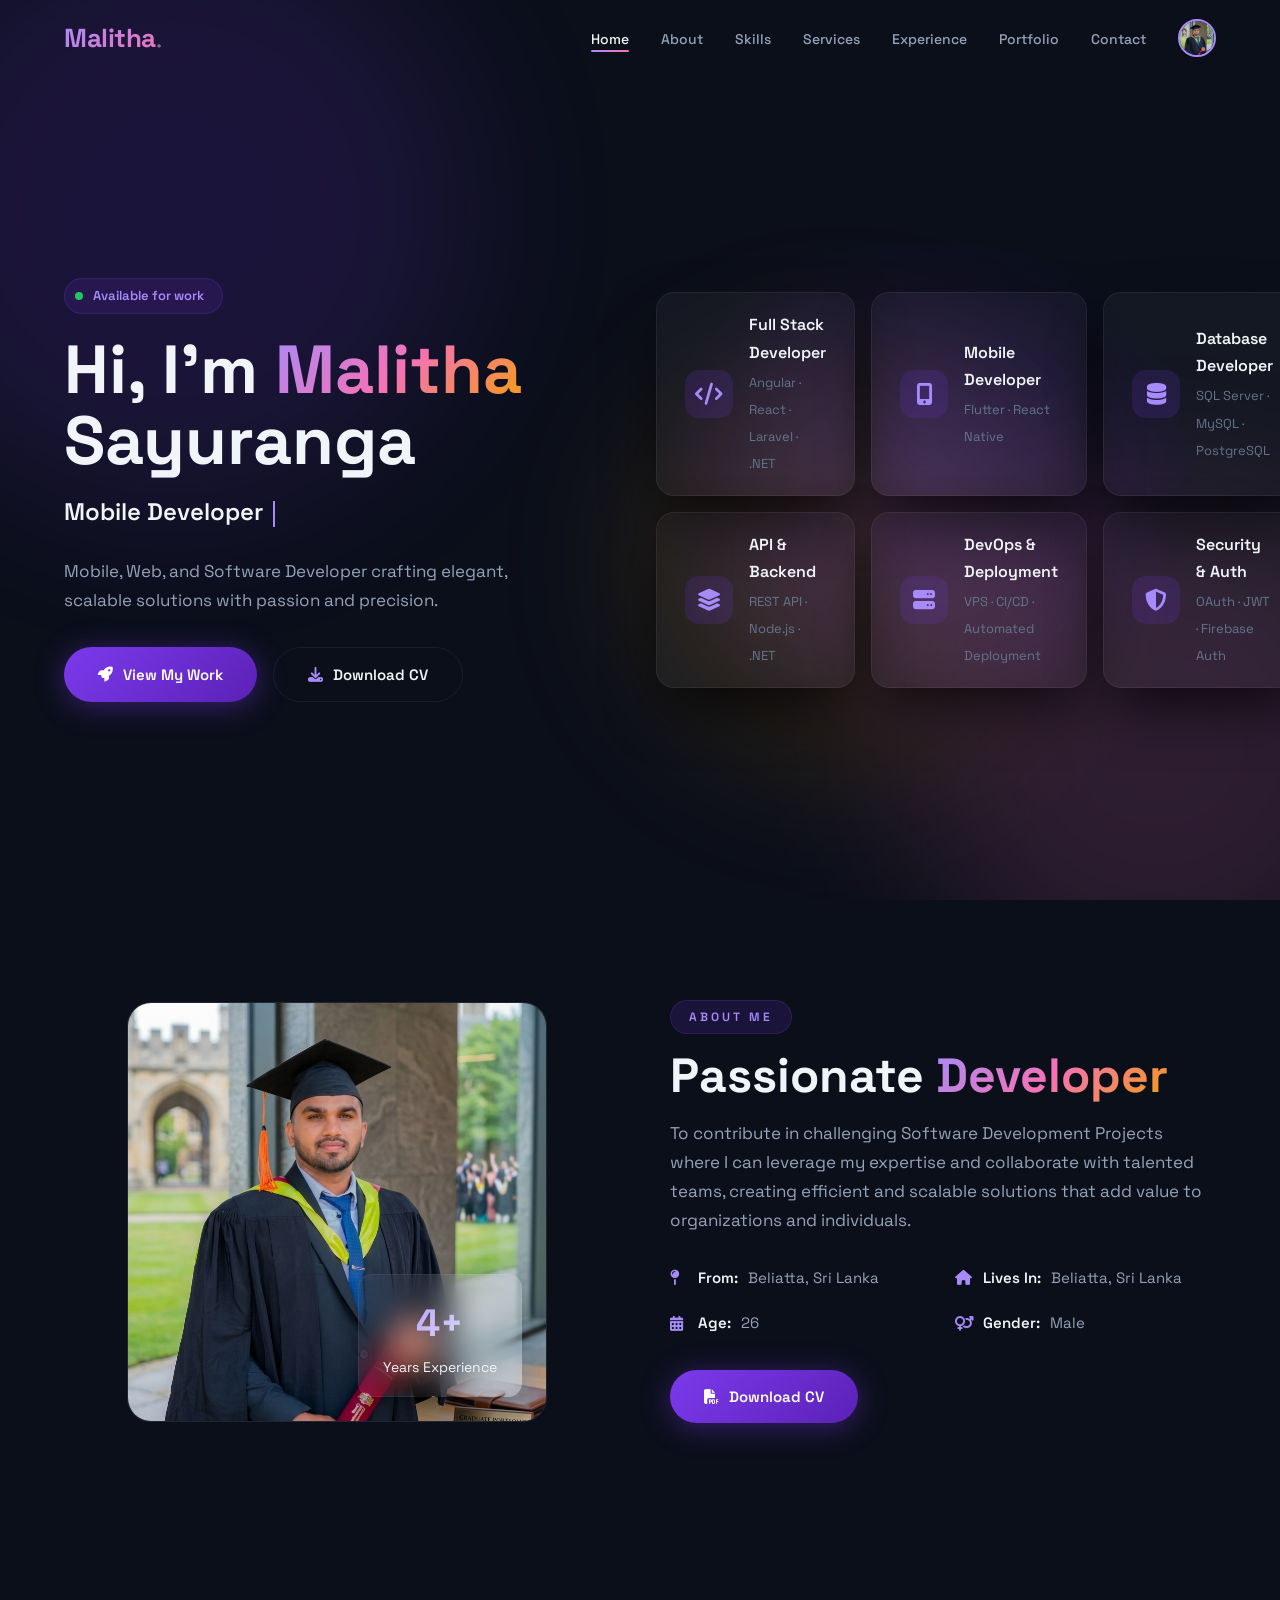
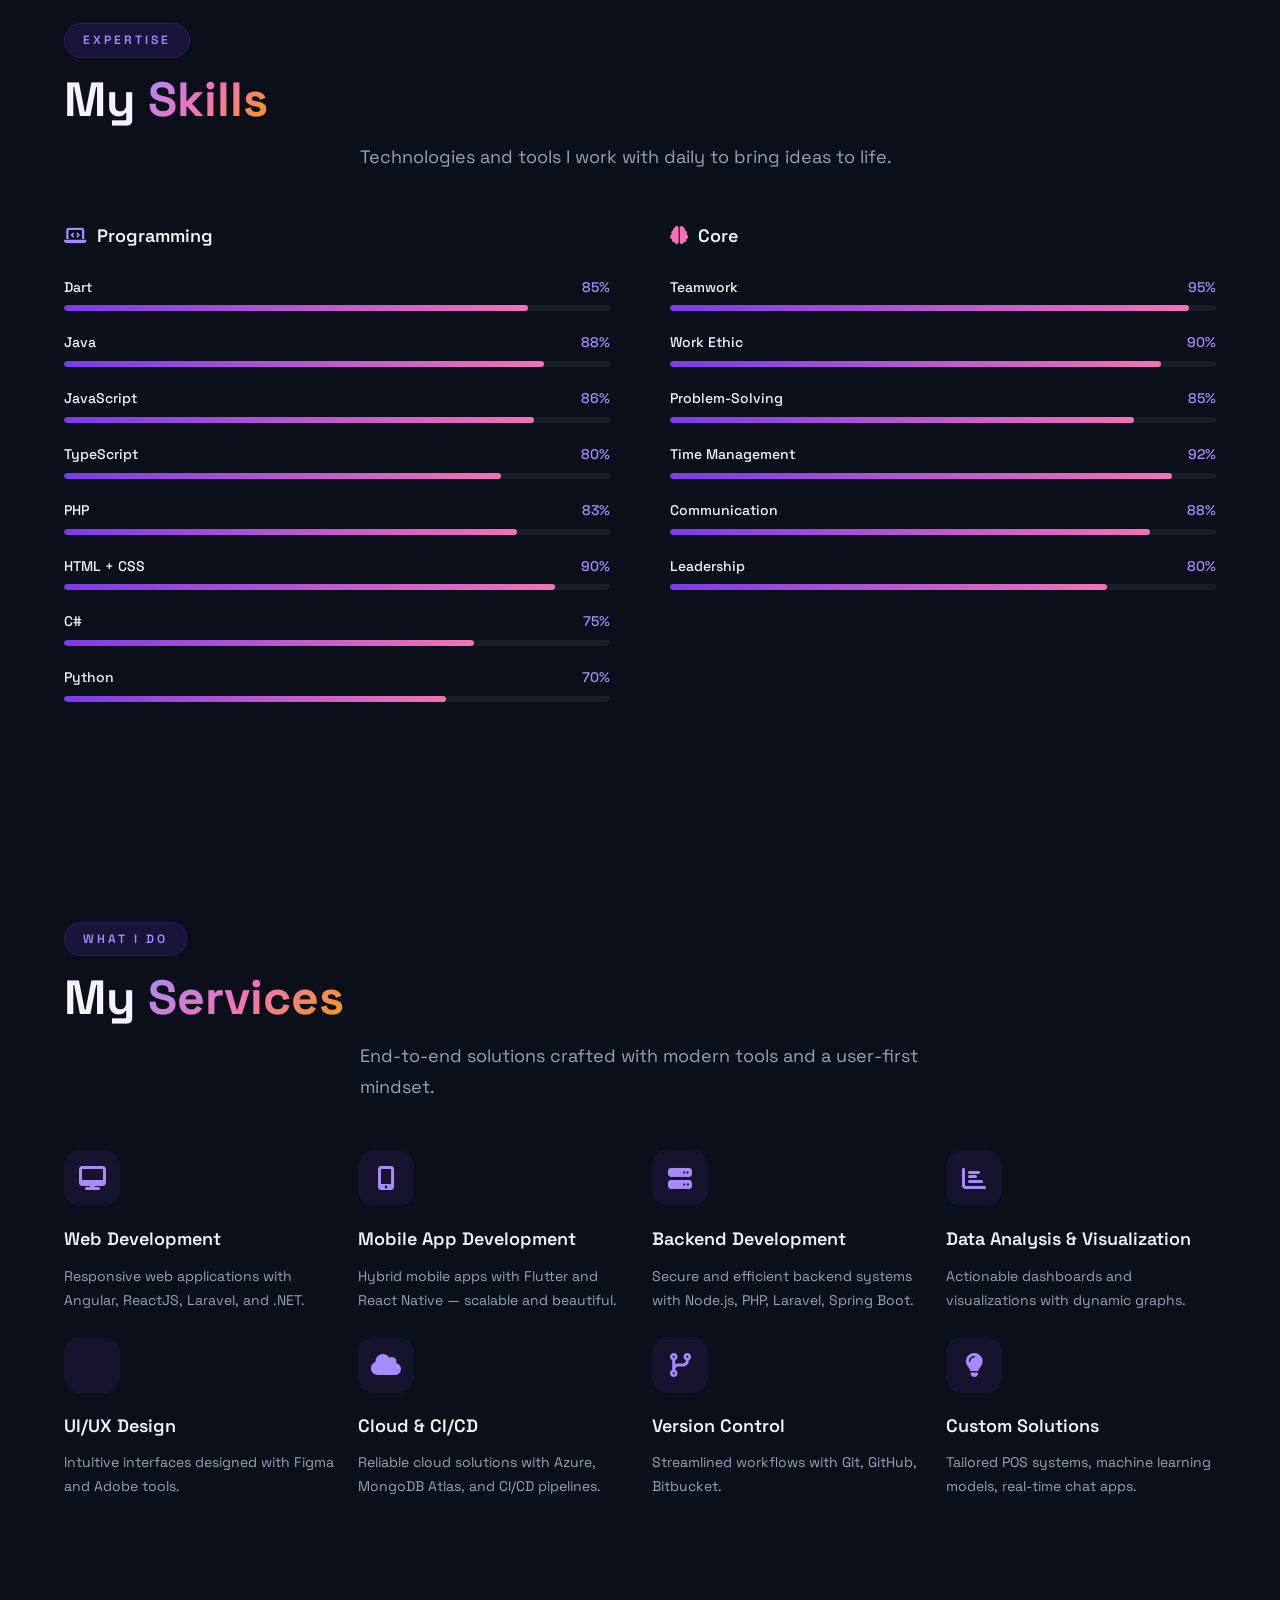
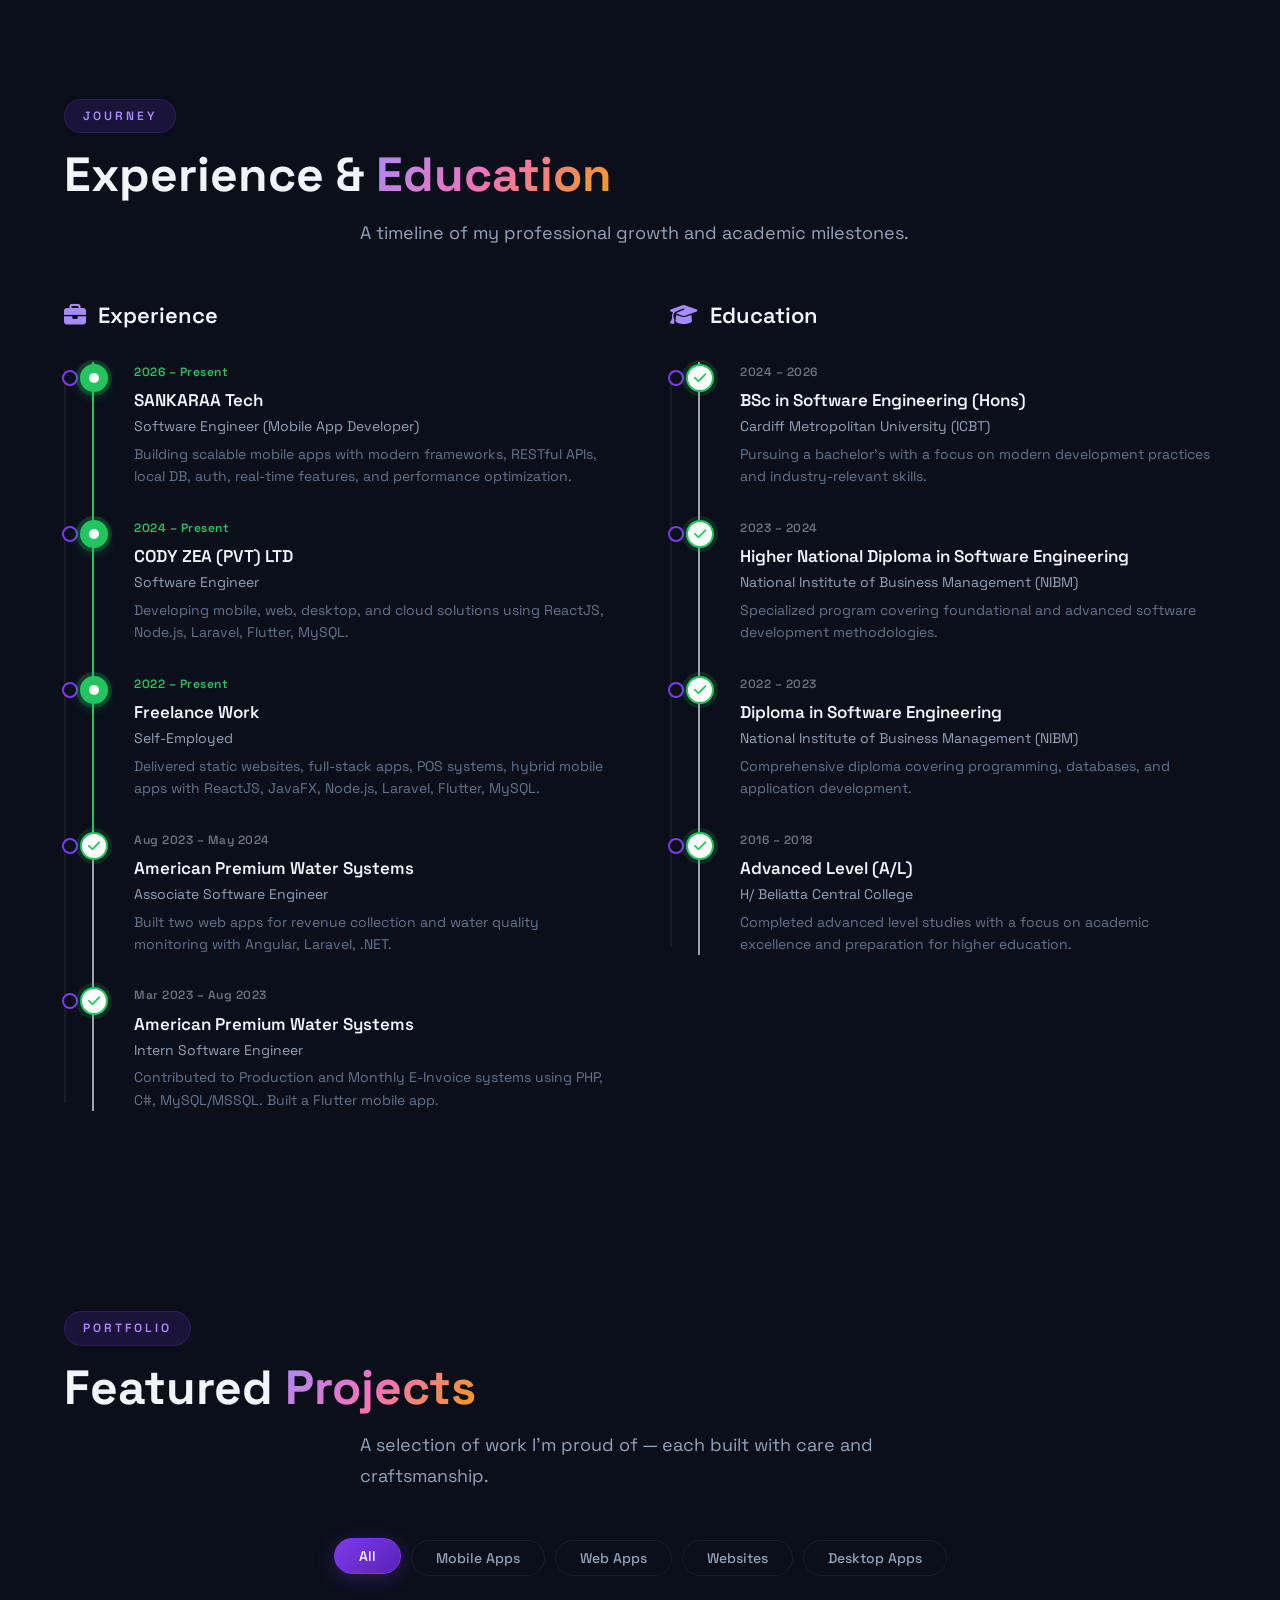
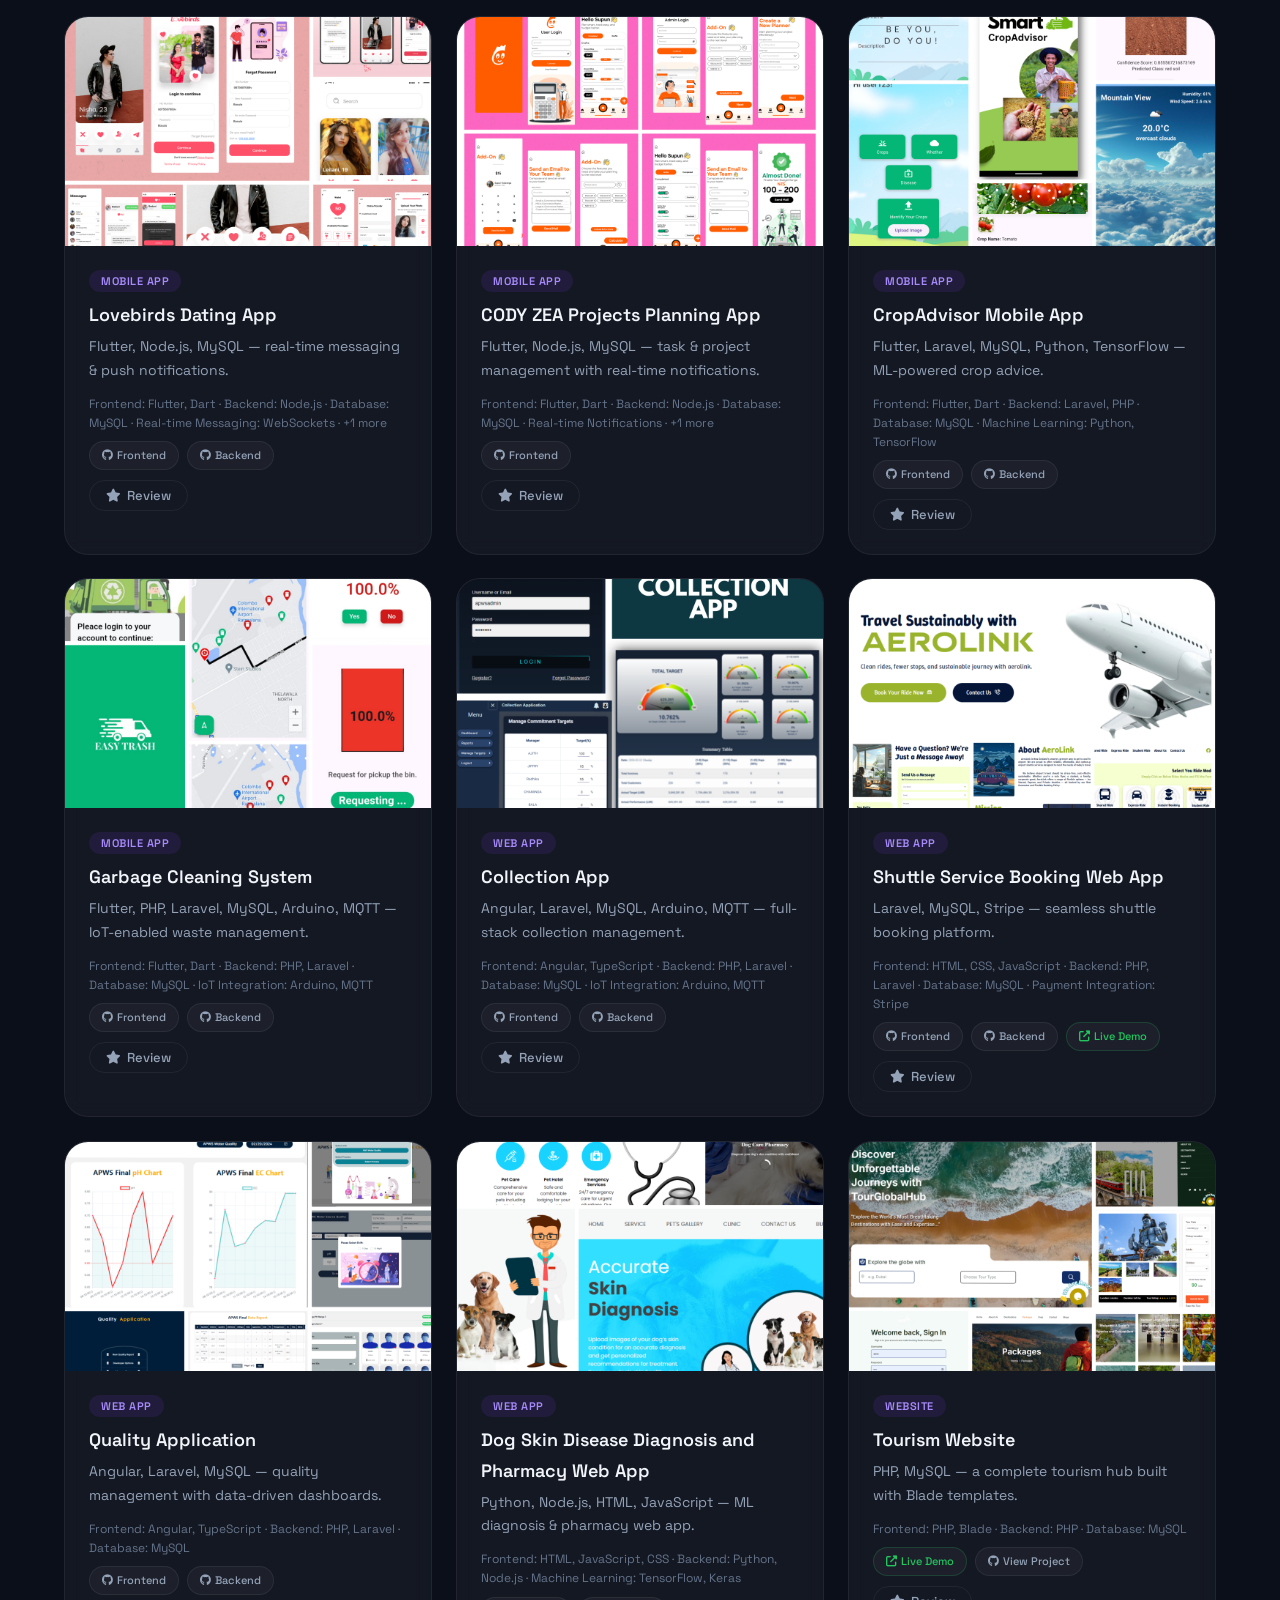
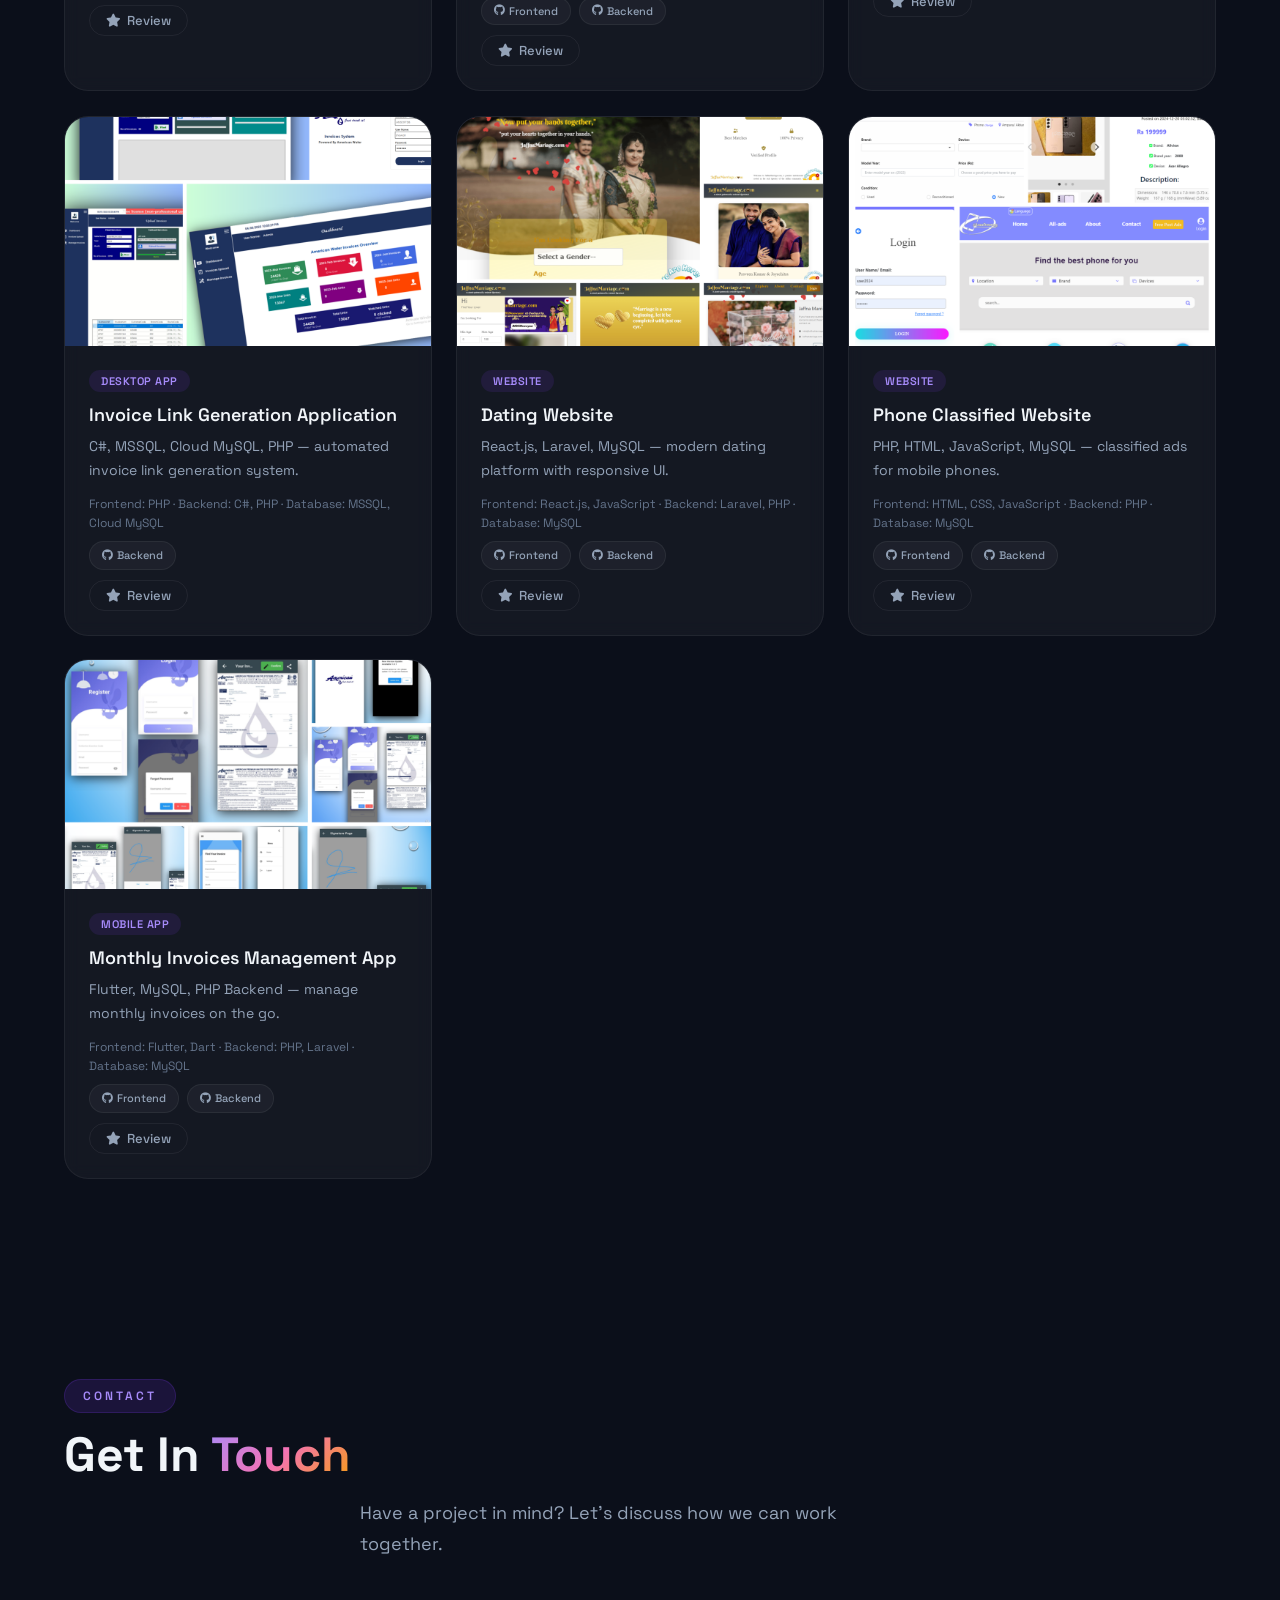
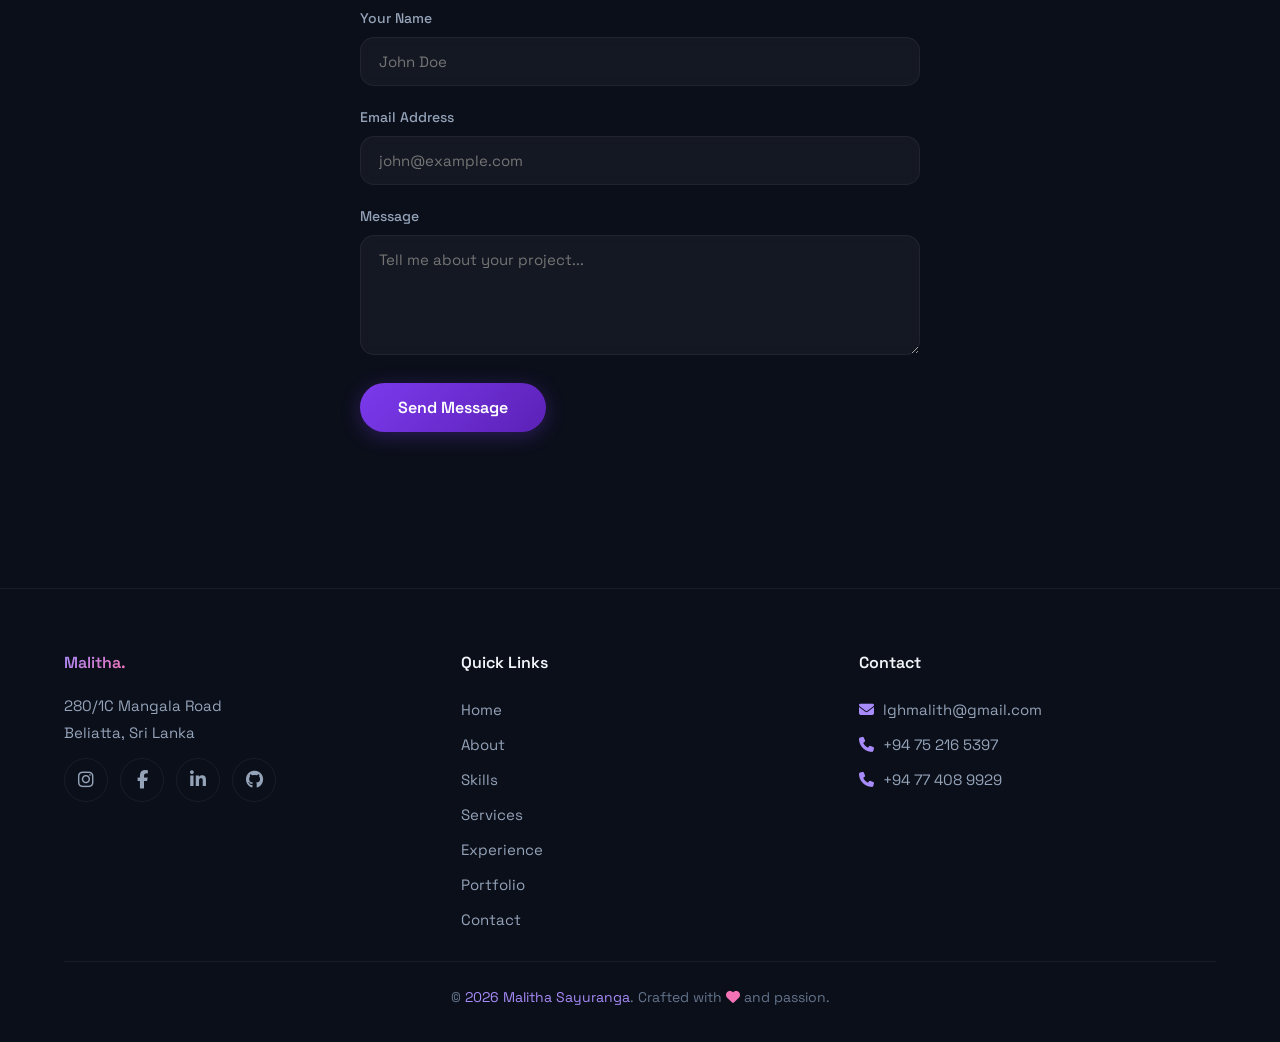
<file: index.html>
<!DOCTYPE html>
<html lang="en">

<head>
  <meta charset="UTF-8" />
  <meta name="viewport" content="width=device-width, initial-scale=1.0" />
  <!-- ===== CACHE CONTROL ===== -->
  <meta http-equiv="Cache-Control" content="no-cache, no-store, must-revalidate" />
  <meta http-equiv="Pragma" content="no-cache" />
  <meta http-equiv="Expires" content="0" />
  <!-- ===== META TAGS ===== -->

  <!-- Primary Meta Tags -->
  <meta name="title" content="Malitha Sayuranga · Mobile, Web & Software Developer Portfolio" />
  <meta name="description"
    content="Malitha Sayuranga is a Mobile, Web, and Software Developer specializing in Flutter, React Native, Angular, Laravel, and .NET. Explore my portfolio, projects, and experience." />
  <meta name="keywords"
    content="Malitha Sayuranga, portfolio, developer portfolio, mobile developer, web developer, software engineer, full stack developer, Flutter developer, React Native developer, Angular developer, Laravel developer, .NET developer, software developer Sri Lanka, Sri Lanka developer, Beliatta developer, freelance developer, app developer, web app developer, mobile app developer, Flutter, React Native, Angular, Laravel, .NET, Node.js, PHP, JavaScript, TypeScript, Dart, Java, C#, Python, HTML, CSS, MySQL, MongoDB, Firebase, REST API, GraphQL, WebSockets, Git, GitHub, CI/CD, Azure, Docker, Kubernetes, Figma, UI/UX designer, problem solver, tech enthusiast, software engineering, coding, programming, hire developer, freelance web developer, freelance mobile developer, software engineer Sri Lanka, web development Sri Lanka, mobile app development Sri Lanka" />
  <meta name="robots" content="index, follow" />
  <meta name="author" content="Malitha Sayuranga" />
  <meta name="language" content="English" />
  <meta name="revisit-after" content="7 days" />
  <meta name="distribution" content="global" />
  <meta name="rating" content="General" />
  <meta name="theme-color" content="#7C3AED" />

  <!-- Open Graph / Facebook -->
  <meta property="og:type" content="website" />
  <meta property="og:url" content="https://malitha23.github.io/my-portfolio-web/" />
  <meta property="og:title" content="Malitha Sayuranga · Mobile, Web & Software Developer" />
  <meta property="og:description"
    content="Explore the portfolio of Malitha Sayuranga — a passionate Mobile, Web, and Software Developer from Sri Lanka. View projects, skills, and experience." />
  <meta property="og:image" content="https://malitha23.github.io/my-portfolio-web/assets/img/og-image.png" />
  <meta property="og:site_name" content="Malitha Sayuranga Portfolio" />
  <meta property="og:locale" content="en_US" />

  <!-- Twitter -->
  <meta name="twitter:card" content="summary_large_image" />
  <meta name="twitter:url" content="https://malitha23.github.io/my-portfolio-web/" />
  <meta name="twitter:title" content="Malitha Sayuranga · Mobile, Web & Software Developer" />
  <meta name="twitter:description"
    content="Passionate Developer from Sri Lanka specializing in Flutter, React Native, Angular, Laravel, and .NET. Check out my work!" />
  <meta name="twitter:image" content="https://malitha23.github.io/my-portfolio-web/assets/img/og-image.png" />
  <meta name="twitter:creator" content="@malit_h23" />

  <!-- Additional SEO -->
  <link rel="canonical" href="https://malitha23.github.io/my-portfolio-web/" />
  <meta name="geo.region" content="LK" />
  <meta name="geo.placename" content="Beliatta" />
  <meta name="geo.position" content="6.0155;80.5107" />
  <meta name="ICBM" content="6.0155, 80.5107" />

  <!-- Apple / iOS -->
  <meta name="apple-mobile-web-app-capable" content="yes" />
  <meta name="apple-mobile-web-app-status-bar-style" content="black-translucent" />
  <meta name="apple-mobile-web-app-title" content="Malitha Sayuranga" />

  <!-- Android / Chrome -->
  <meta name="mobile-web-app-capable" content="yes" />
  <title>Malitha Sayuranga · Portfolio</title>
  <link rel="shortcut icon" href="assets/favicon.ico" type="image/x-icon" />
  <link rel="stylesheet" href="assets/css/style.css" />
  <!-- Fonts & Icons -->
  <link rel="preconnect" href="https://fonts.googleapis.com" />
  <link rel="preconnect" href="https://fonts.gstatic.com" crossorigin />
  <link href="https://fonts.googleapis.com/css2?family=Space+Grotesk:wght@300;400;500;600;700&display=swap"
    rel="stylesheet" />
  <link rel="stylesheet" href="https://cdnjs.cloudflare.com/ajax/libs/font-awesome/6.5.0/css/all.min.css" />
</head>

<body>
  <!-- ===== PAGE LOADER ===== -->
  <div id="pageLoader">
    <div class="loader-spinner"></div>
    <p>Loading...</p>
  </div>
  <!-- ===== ANIMATED BACKGROUND SHAPES ===== -->
  <div class="bg-shapes">
    <div class="shape"></div>
    <div class="shape"></div>
    <div class="shape"></div>
  </div>

  <!-- ===== BACK TO TOP ===== -->
  <button class="back-top" id="backTop" aria-label="Back to top">
    <i class="fas fa-arrow-up"></i>
  </button>

  <!-- ===== REVIEW MODAL ===== -->
  <div class="modal-overlay" id="reviewModal">
    <div class="modal">
      <button class="close-modal" id="closeModal"><i class="fas fa-times"></i></button>
      <h3>Review Project</h3>
      <p class="modal-sub" id="modalProjectName">Project Name</p>
      <div class="stars" id="starContainer">
        <i class="fas fa-star" data-value="1"></i>
        <i class="fas fa-star" data-value="2"></i>
        <i class="fas fa-star" data-value="3"></i>
        <i class="fas fa-star" data-value="4"></i>
        <i class="fas fa-star" data-value="5"></i>
      </div>
      <textarea id="reviewComment" placeholder="Write your review..."></textarea>
      <button class="submit-review" id="submitReview">Submit Review</button>
    </div>
  </div>

  <!-- ===== NAVBAR ===== -->
  <nav class="navbar" id="navbar">
    <div class="container">
      <a href="#home" class="logo">Malitha<span>.</span></a>

      <ul class="nav-links" id="navLinks">
        <li><a href="#home" class="active">Home</a></li>
        <li><a href="#about">About</a></li>
        <li><a href="#skills">Skills</a></li>
        <li><a href="#services">Services</a></li>
        <li><a href="#experience">Experience</a></li>
        <li><a href="#portfolio">Portfolio</a></li>
        <li><a href="#contact">Contact</a></li>
        <!-- <li><a href="#logs">Activity</a></li> -->
        <li class="nav-avatar">
          <img src="assets/img/1.jpg" alt="Malitha" />
        </li>
      </ul>

      <button class="hamburger" id="hamburger" aria-label="Toggle menu">
        <span></span><span></span><span></span>
      </button>
    </div>
  </nav>

  <!-- ===== HERO ===== -->
  <section class="hero" id="home">
    <div class="container">
      <div class="hero-content">
        <div class="badge">
          <span class="dot"></span>
          Available for work
        </div>
        <h1>Hi, I'm <span class="highlight">Malitha</span> Sayuranga</h1>
        <div class="typing-wrapper">
          <span class="typing-text" id="typingText"></span>
          <span class="cursor"></span>
        </div>
        <p>
          Mobile, Web, and Software Developer crafting elegant, scalable
          solutions with passion and precision.
        </p>
        <div class="hero-buttons">
          <a href="#portfolio" class="btn btn-primary">
            <i class="fas fa-rocket"></i> View My Work
          </a>
          <a href="assets/cv/Malitha_Sayuranga_CV.pdf" download class="btn btn-outline">
            <i class="fas fa-download"></i> Download CV
          </a>
        </div>
      </div>

      <!-- ===== HERO BADGES ONLY – no image ===== -->
      <div class="hero-badges-container">
        <div class="glow-ring"></div>

        <div class="badges-grid">
          <div class="floating-badge">
            <div class="icon"><i class="fas fa-code"></i></div>
            <div class="info">
              <h6>Full Stack Developer</h6>
              <small>Angular · React · Laravel · .NET</small>
            </div>
          </div>

          <div class="floating-badge">
            <div class="icon"><i class="fas fa-mobile-alt"></i></div>
            <div class="info">
              <h6>Mobile Developer</h6>
              <small>Flutter · React Native</small>
            </div>
          </div>

          <div class="floating-badge">
            <div class="icon"><i class="fas fa-database"></i></div>
            <div class="info">
              <h6>Database Developer</h6>
              <small>SQL Server · MySQL · PostgreSQL</small>
            </div>
          </div>

          <div class="floating-badge">
            <div class="icon"><i class="fas fa-layer-group"></i></div>
            <div class="info">
              <h6>API &amp; Backend</h6>
              <small>REST API · Node.js · .NET</small>
            </div>
          </div>

          <div class="floating-badge">
            <div class="icon"><i class="fas fa-server"></i></div>
            <div class="info">
              <h6>DevOps &amp; Deployment</h6>
              <small>VPS · CI/CD · Automated Deployment</small>
            </div>
          </div>
          <div class="floating-badge">
            <div class="icon"><i class="fas fa-shield-alt"></i></div>
            <div class="info">
              <h6>Security &amp; Auth</h6>
              <small>OAuth · JWT · Firebase Auth</small>
            </div>
          </div>
        </div>
      </div>
    </div>
  </section>

  <!-- ===== ABOUT ===== -->
  <section class="section-padding" id="about">
    <div class="container">
      <div class="about-grid">
        <div class="about-image animate-on-scroll">
          <img src="assets/img/1.jpg" alt="Malitha Sayuranga" />
          <div class="exp-badge animate-on-scroll" data-delay="200">
            <h3 id="experience"></h3>
            <p>Years Experience</p>
          </div>
        </div>
        <div class="about-content animate-on-scroll" data-delay="300">
          <span class="section-label">About Me</span>
          <h2 class="section-title">Passionate <span class="highlight">Developer</span></h2>
          <p class="lead">
            To contribute in challenging Software Development Projects where I can
            leverage my expertise and collaborate with talented teams, creating
            efficient and scalable solutions that add value to organizations and individuals.
          </p>
          <ul class="about-details">
            <li class="animate-on-scroll" data-delay="400">
              <i class="fas fa-map-pin"></i> <strong>From:</strong> Beliatta, Sri Lanka
            </li>
            <li class="animate-on-scroll" data-delay="450">
              <i class="fas fa-home"></i> <strong>Lives In:</strong> Beliatta, Sri Lanka
            </li>
            <li class="animate-on-scroll" data-delay="500">
              <i class="fas fa-calendar-alt"></i> <strong>Age:</strong> <span id="age"></span>
            </li>
            <li class="animate-on-scroll" data-delay="550">
              <i class="fas fa-venus-mars"></i> <strong>Gender:</strong> Male
            </li>
          </ul>
          <a href="assets/cv/Malitha_Sayuranga_CV.pdf" download class="btn btn-primary animate-on-scroll"
            data-delay="600">
            <i class="fas fa-file-pdf"></i> Download CV
          </a>
        </div>
      </div>
    </div>
  </section>

  <!-- ===== SKILLS ===== -->
  <section class="section-padding" id="skills">
    <div class="container">
      <div class="text-center">
        <span class="section-label">Expertise</span>
        <h2 class="section-title">My <span class="highlight">Skills</span></h2>
        <p class="section-subtitle">Technologies and tools I work with daily to bring ideas to life.</p>
      </div>

      <div class="skills-grid">
        <div class="skills-group">
          <h4><i class="fas fa-laptop-code" style="color:var(--primary-light);margin-right:10px;"></i>Programming</h4>
          <div class="skill-item" data-width="85">
            <div class="skill-info"><span>Dart</span><span>85%</span></div>
            <div class="skill-bar">
              <div class="fill"></div>
            </div>
          </div>
          <div class="skill-item" data-width="88">
            <div class="skill-info"><span>Java</span><span>88%</span></div>
            <div class="skill-bar">
              <div class="fill"></div>
            </div>
          </div>
          <div class="skill-item" data-width="86">
            <div class="skill-info"><span>JavaScript</span><span>86%</span></div>
            <div class="skill-bar">
              <div class="fill"></div>
            </div>
          </div>
          <div class="skill-item" data-width="80">
            <div class="skill-info"><span>TypeScript</span><span>80%</span></div>
            <div class="skill-bar">
              <div class="fill"></div>
            </div>
          </div>
          <div class="skill-item" data-width="83">
            <div class="skill-info"><span>PHP</span><span>83%</span></div>
            <div class="skill-bar">
              <div class="fill"></div>
            </div>
          </div>
          <div class="skill-item" data-width="90">
            <div class="skill-info"><span>HTML + CSS</span><span>90%</span></div>
            <div class="skill-bar">
              <div class="fill"></div>
            </div>
          </div>
          <div class="skill-item" data-width="75">
            <div class="skill-info"><span>C#</span><span>75%</span></div>
            <div class="skill-bar">
              <div class="fill"></div>
            </div>
          </div>
          <div class="skill-item" data-width="70">
            <div class="skill-info"><span>Python</span><span>70%</span></div>
            <div class="skill-bar">
              <div class="fill"></div>
            </div>
          </div>
        </div>
        <div class="skills-group">
          <h4><i class="fas fa-brain" style="color:var(--secondary);margin-right:10px;"></i>Core</h4>
          <div class="skill-item" data-width="95">
            <div class="skill-info"><span>Teamwork</span><span>95%</span></div>
            <div class="skill-bar">
              <div class="fill"></div>
            </div>
          </div>
          <div class="skill-item" data-width="90">
            <div class="skill-info"><span>Work Ethic</span><span>90%</span></div>
            <div class="skill-bar">
              <div class="fill"></div>
            </div>
          </div>
          <div class="skill-item" data-width="85">
            <div class="skill-info"><span>Problem-Solving</span><span>85%</span></div>
            <div class="skill-bar">
              <div class="fill"></div>
            </div>
          </div>
          <div class="skill-item" data-width="92">
            <div class="skill-info"><span>Time Management</span><span>92%</span></div>
            <div class="skill-bar">
              <div class="fill"></div>
            </div>
          </div>
          <div class="skill-item" data-width="88">
            <div class="skill-info"><span>Communication</span><span>88%</span></div>
            <div class="skill-bar">
              <div class="fill"></div>
            </div>
          </div>
          <div class="skill-item" data-width="80">
            <div class="skill-info"><span>Leadership</span><span>80%</span></div>
            <div class="skill-bar">
              <div class="fill"></div>
            </div>
          </div>
        </div>
      </div>
    </div>
  </section>

  <!-- ===== SERVICES ===== -->
  <section class="section-padding" id="services">
    <div class="container">
      <div class="text-center">
        <span class="section-label">What I Do</span>
        <h2 class="section-title">My <span class="highlight">Services</span></h2>
        <p class="section-subtitle">End-to-end solutions crafted with modern tools and a user-first mindset.</p>
      </div>

      <div class="services-grid">
        <div class="service-card">
          <div class="icon"><i class="fas fa-desktop"></i></div>
          <h5>Web Development</h5>
          <p>Responsive web applications with Angular, ReactJS, Laravel, and .NET.</p>
        </div>
        <div class="service-card">
          <div class="icon"><i class="fas fa-mobile-alt"></i></div>
          <h5>Mobile App Development</h5>
          <p>Hybrid mobile apps with Flutter and React Native — scalable and beautiful.</p>
        </div>
        <div class="service-card">
          <div class="icon"><i class="fas fa-server"></i></div>
          <h5>Backend Development</h5>
          <p>Secure and efficient backend systems with Node.js, PHP, Laravel, Spring Boot.</p>
        </div>
        <div class="service-card">
          <div class="icon"><i class="fas fa-chart-bar"></i></div>
          <h5>Data Analysis &amp; Visualization</h5>
          <p>Actionable dashboards and visualizations with dynamic graphs.</p>
        </div>
        <div class="service-card">
          <div class="icon"><i class="fas fa-paint-bucket"></i></div>
          <h5>UI/UX Design</h5>
          <p>Intuitive interfaces designed with Figma and Adobe tools.</p>
        </div>
        <div class="service-card">
          <div class="icon"><i class="fas fa-cloud"></i></div>
          <h5>Cloud &amp; CI/CD</h5>
          <p>Reliable cloud solutions with Azure, MongoDB Atlas, and CI/CD pipelines.</p>
        </div>
        <div class="service-card">
          <div class="icon"><i class="fas fa-code-branch"></i></div>
          <h5>Version Control</h5>
          <p>Streamlined workflows with Git, GitHub, Bitbucket.</p>
        </div>
        <div class="service-card">
          <div class="icon"><i class="fas fa-lightbulb"></i></div>
          <h5>Custom Solutions</h5>
          <p>Tailored POS systems, machine learning models, real-time chat apps.</p>
        </div>
      </div>
    </div>
  </section>

  <!-- ===== EXPERIENCE & EDUCATION ===== -->
  <section class="section-padding" id="experience">
    <div class="container">
      <div class="text-center">
        <span class="section-label">Journey</span>
        <h2 class="section-title">Experience &amp; <span class="highlight">Education</span></h2>
        <p class="section-subtitle">A timeline of my professional growth and academic milestones.</p>
      </div>

      <div class="timeline-grid">
        <div class="timeline-col">
          <h3><i class="fas fa-briefcase"></i> Experience</h3>
          <div class="timeline">
            <!-- PRESENT - Green Dot -->
            <div class="timeline-item present">
              <span class="status-dot"></span>
              <div class="date">2026 – Present</div>
              <h5>SANKARAA Tech</h5>
              <div class="sub">Software Engineer (Mobile App Developer)</div>
              <p>Building scalable mobile apps with modern frameworks, RESTful APIs, local DB, auth, real-time features,
                and performance optimization.</p>
            </div>
            <!-- PRESENT - Green Dot -->
            <div class="timeline-item present">
              <span class="status-dot"></span>
              <div class="date">2024 – Present</div>
              <h5>CODY ZEA (PVT) LTD</h5>
              <div class="sub">Software Engineer</div>
              <p>Developing mobile, web, desktop, and cloud solutions using ReactJS, Node.js, Laravel, Flutter, MySQL.
              </p>
            </div>
            <!-- PRESENT - Green Dot -->
            <div class="timeline-item present">
              <span class="status-dot"></span>
              <div class="date">2022 – Present</div>
              <h5>Freelance Work</h5>
              <div class="sub">Self-Employed</div>
              <p>Delivered static websites, full-stack apps, POS systems, hybrid mobile apps with ReactJS, JavaFX,
                Node.js, Laravel, Flutter, MySQL.</p>
            </div>
            <!-- COMPLETED - Green Checkmark -->
            <div class="timeline-item completed">
              <span class="status-dot"><i class="fas fa-check"></i></span>
              <div class="date">Aug 2023 – May 2024</div>
              <h5>American Premium Water Systems</h5>
              <div class="sub">Associate Software Engineer</div>
              <p>Built two web apps for revenue collection and water quality monitoring with Angular, Laravel, .NET.</p>
            </div>
            <!-- COMPLETED - Green Checkmark -->
            <div class="timeline-item completed">
              <span class="status-dot"><i class="fas fa-check"></i></span>
              <div class="date">Mar 2023 – Aug 2023</div>
              <h5>American Premium Water Systems</h5>
              <div class="sub">Intern Software Engineer</div>
              <p>Contributed to Production and Monthly E-Invoice systems using PHP, C#, MySQL/MSSQL. Built a Flutter
                mobile app.</p>
            </div>

          </div>
        </div>
        <div class="timeline-col">
          <h3><i class="fas fa-graduation-cap"></i> Education</h3>
          <div class="timeline">
            <!-- PRESENT - Green Dot -->
            <div class="timeline-item completed">
              <span class="status-dot"><i class="fas fa-check"></i></span>
              <div class="date">2024 – 2026</div>
              <h5>BSc in Software Engineering (Hons)</h5>
              <div class="sub">Cardiff Metropolitan University (ICBT)</div>
              <p>Pursuing a bachelor's with a focus on modern development practices and industry-relevant skills.</p>
            </div>
            <!-- COMPLETED - Green Checkmark -->
            <div class="timeline-item completed">
              <span class="status-dot"><i class="fas fa-check"></i></span>
              <div class="date">2023 – 2024</div>
              <h5>Higher National Diploma in Software Engineering</h5>
              <div class="sub">National Institute of Business Management (NIBM)</div>
              <p>Specialized program covering foundational and advanced software development methodologies.</p>
            </div>
            <!-- COMPLETED - Green Checkmark -->
            <div class="timeline-item completed">
              <span class="status-dot"><i class="fas fa-check"></i></span>
              <div class="date">2022 – 2023</div>
              <h5>Diploma in Software Engineering</h5>
              <div class="sub">National Institute of Business Management (NIBM)</div>
              <p>Comprehensive diploma covering programming, databases, and application development.</p>
            </div>
            <!-- COMPLETED - Green Checkmark -->
            <div class="timeline-item completed">
              <span class="status-dot"><i class="fas fa-check"></i></span>
              <div class="date">2016 – 2018</div>
              <h5>Advanced Level (A/L)</h5>
              <div class="sub">H/ Beliatta Central College</div>
              <p>Completed advanced level studies with a focus on academic excellence and preparation for higher
                education.</p>
            </div>
          </div>
        </div>
      </div>
    </div>
  </section>

  <!-- ===== PORTFOLIO ===== -->
  <section class="section-padding" id="portfolio">
    <div class="container">
      <div class="text-center">
        <span class="section-label">Portfolio</span>
        <h2 class="section-title">Featured <span class="highlight">Projects</span></h2>
        <p class="section-subtitle">A selection of work I'm proud of — each built with care and craftsmanship.</p>
      </div>

      <div class="filter-bar">
        <button class="filter-btn active" data-filter="all">All</button>
        <button class="filter-btn" data-filter="mobile">Mobile Apps</button>
        <button class="filter-btn" data-filter="webapp">Web Apps</button>
        <button class="filter-btn" data-filter="website">Websites</button>
        <button class="filter-btn" data-filter="desktop">Desktop Apps</button>
      </div>

      <div class="portfolio-grid" id="portfolioGrid">
        <!-- Projects will be loaded dynamically -->
      </div>
    </div>
  </section>

  <!-- ===== CONTACT ===== -->
  <section class="section-padding" id="contact">
    <div class="container">
      <div class="text-center">
        <span class="section-label">Contact</span>
        <h2 class="section-title">Get In <span class="highlight">Touch</span></h2>
        <p class="section-subtitle">Have a project in mind? Let's discuss how we can work together.</p>
      </div>

      <form class="contact-form" id="contactForm">
        <div class="form-group"><label for="contactName">Your Name</label><input type="text" id="contactName"
            placeholder="John Doe" required /></div>
        <div class="form-group"><label for="contactEmail">Email Address</label><input type="email" id="contactEmail"
            placeholder="john@example.com" required /></div>
        <div class="form-group"><label for="contactMessage">Message</label><textarea id="contactMessage"
            placeholder="Tell me about your project..." required></textarea></div>
        <button type="submit" class="submit-btn" id="contactSubmit">Send Message</button>
        <div id="contactStatus" style="text-align:center;margin-top:16px;color:var(--primary-light);"></div>
      </form>
    </div>
  </section>

  <!-- ===== ACTIVITY LOG ===== -->
  <section class="section-padding" id="logs" style="display: none;">
    <div class="container">
      <div class="text-center">
        <span class="section-label">Activity</span>
        <h2 class="section-title">Visitor <span class="highlight">Log</span></h2>
        <p class="section-subtitle">Recent activity on my portfolio — visits, project reviews, and messages.</p>
      </div>
      <div class="log-list" id="logList"></div>
    </div>
  </section>

  <!-- ===== FOOTER ===== -->
  <footer class="footer" id="footer">
    <div class="container">
      <div class="footer-grid">
        <div class="footer-col">
          <h4><span
              style="background:linear-gradient(135deg,var(--primary-light),var(--secondary));-webkit-background-clip:text;-webkit-text-fill-color:transparent;background-clip:text;">Malitha.</span>
          </h4>
          <p>280/1C Mangala Road<br />Beliatta, Sri Lanka</p>
          <div class="footer-social">
            <a href="https://www.instagram.com/malit_h23/" target="_blank"><i class="fab fa-instagram"></i></a>
            <a href="https://www.facebook.com/share/19VSyFfAti/?mibextid=LQQJ4d" target="_blank"><i
                class="fab fa-facebook-f"></i></a>
            <a href="https://linkedin.com/in/malith-sayuranga-0b628a1a6" target="_blank"><i
                class="fab fa-linkedin-in"></i></a>
            <a href="https://github.com/malitha23" target="_blank"><i class="fab fa-github"></i></a>
          </div>
        </div>
        <div class="footer-col">
          <h4>Quick Links</h4>
          <ul>
            <li><a href="#home">Home</a></li>
            <li><a href="#about">About</a></li>
            <li><a href="#skills">Skills</a></li>
            <li><a href="#services">Services</a></li>
            <li><a href="#experience">Experience</a></li>
            <li><a href="#portfolio">Portfolio</a></li>
            <li><a href="#contact">Contact</a></li>
          </ul>
        </div>
        <div class="footer-col">
          <h4>Contact</h4>
          <ul>
            <li><i class="fas fa-envelope" style="color:var(--primary-light);width:20px;"></i> lghmalith@gmail.com</li>
            <li><i class="fas fa-phone" style="color:var(--primary-light);width:20px;"></i> +94 75 216 5397</li>
            <li><i class="fas fa-phone" style="color:var(--primary-light);width:20px;"></i> +94 77 408 9929</li>
          </ul>
        </div>
      </div>
      <div class="footer-bottom">
        &copy; <span id="currentYear"></span>
        <span>Malitha Sayuranga</span>. Crafted with
        <i class="fas fa-heart" style="color:var(--secondary);"></i>
        and passion.
      </div>

    </div>
  </footer>

  <script>
    function calculateAge(birthDate) {
      const today = new Date();
      const birth = new Date(birthDate);

      let age = today.getFullYear() - birth.getFullYear();

      const month = today.getMonth() - birth.getMonth();

      if (
        month < 0 ||
        (month === 0 && today.getDate() < birth.getDate())
      ) {
        age--;
      }

      return age;
    }

    document.getElementById("age").textContent =
      calculateAge("2000-01-02");
  </script>

  <script>
    function calculateExperience(startYear) {
      const currentYear = new Date().getFullYear();
      return currentYear - startYear;
    }

    document.getElementById("experience").textContent =
      calculateExperience(2022) + "+";
  </script>

  <script>
    document.getElementById("currentYear").textContent =
      new Date().getFullYear();
  </script>

  <script src="assets/js/main.js"></script>
  <!-- ============================================= -->
  <!-- AUTO CACHE CLEAR SCRIPT -->
  <!-- ============================================= -->
  <script>
    // =============================================
    // AUTO CACHE CLEAR ON PAGE LOAD
    // =============================================
    (function clearCache() {
      console.log('Checking cache...');

      // 1. Clear service workers
      if ('serviceWorker' in navigator) {
        navigator.serviceWorker.getRegistrations().then(function (registrations) {
          for (let registration of registrations) {
            registration.unregister();
            console.log('Service Worker unregistered');
          }
        }).catch(function (err) {
          console.log('No service workers found');
        });
      }

      // 2. Clear Cache Storage
      if ('caches' in window) {
        caches.keys().then(function (names) {
          for (let name of names) {
            caches.delete(name);
            console.log('Cache deleted:', name);
          }
        }).catch(function (err) {
          console.log('No caches found');
        });
      }

      // 3. Force reload from server (if needed)
      // This uses the meta tags above for cache control

      console.log('Cache cleared on page load');
      console.log('Version:', new Date().toLocaleString());
    })();
  </script>

 

</body>

</html>
</file>
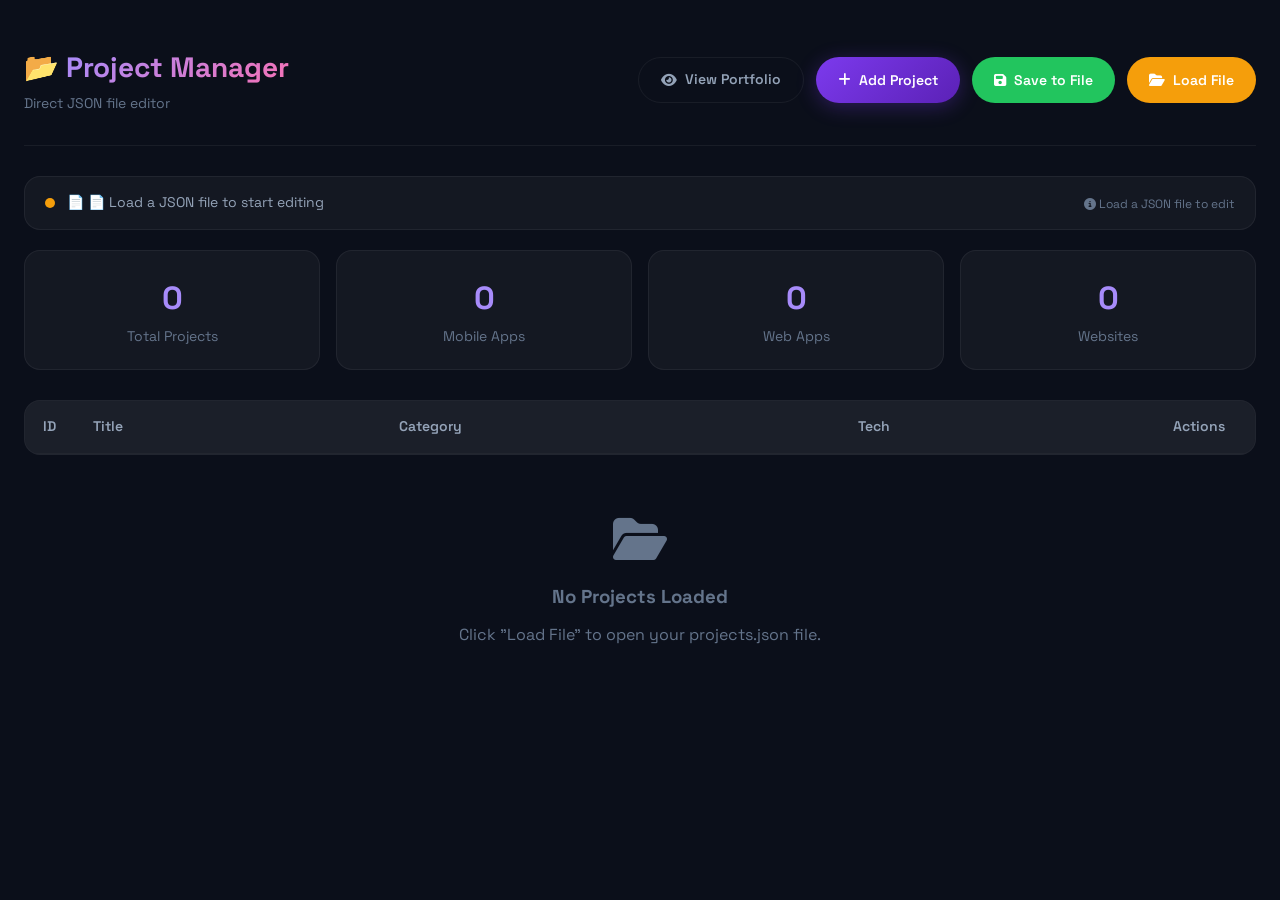
<file: admin/admin.html>
<!DOCTYPE html>
<html lang="en">
<head>
    <meta charset="UTF-8" />
    <meta name="viewport" content="width=device-width, initial-scale=1.0" />
    <title>Admin · Manage Projects</title>
    
    <!-- Fonts & Icons -->
    <link rel="preconnect" href="https://fonts.googleapis.com" />
    <link rel="preconnect" href="https://fonts.gstatic.com" crossorigin />
    <link href="https://fonts.googleapis.com/css2?family=Space+Grotesk:wght@300;400;500;600;700&display=swap" rel="stylesheet" />
    <link rel="stylesheet" href="https://cdnjs.cloudflare.com/ajax/libs/font-awesome/6.5.0/css/all.min.css" />
    
    <style>
        /* ===== ADMIN STYLES ===== */
        * {
            margin: 0;
            padding: 0;
            box-sizing: border-box;
        }

        :root {
            --primary: #7C3AED;
            --primary-light: #A78BFA;
            --primary-dark: #5B21B6;
            --secondary: #F472B6;
            --success: #22C55E;
            --danger: #EF4444;
            --warning: #F59E0B;
            --bg: #0B0F1A;
            --bg-card: rgba(255, 255, 255, 0.04);
            --bg-card-hover: rgba(255, 255, 255, 0.08);
            --border-color: rgba(255, 255, 255, 0.06);
            --text-primary: #F1F5F9;
            --text-secondary: #94A3B8;
            --text-muted: #64748B;
            --shadow: 0 25px 60px -12px rgba(0, 0, 0, 0.8);
            --radius: 16px;
            --transition: 0.3s cubic-bezier(0.4, 0, 0.2, 1);
        }

        body {
            font-family: 'Space Grotesk', sans-serif;
            background: var(--bg);
            color: var(--text-primary);
            line-height: 1.7;
            padding: 24px;
            min-height: 100vh;
        }

        .admin-container {
            max-width: 1400px;
            margin: 0 auto;
        }

        .admin-header {
            display: flex;
            justify-content: space-between;
            align-items: center;
            padding: 20px 0 30px;
            border-bottom: 1px solid var(--border-color);
            margin-bottom: 30px;
            flex-wrap: wrap;
            gap: 16px;
        }

        .admin-header h1 {
            font-size: 28px;
            font-weight: 700;
        }

        .admin-header h1 .highlight {
            background: linear-gradient(135deg, var(--primary-light), var(--secondary));
            -webkit-background-clip: text;
            -webkit-text-fill-color: transparent;
            background-clip: text;
        }

        .admin-header .actions {
            display: flex;
            gap: 12px;
            flex-wrap: wrap;
        }

        .btn {
            display: inline-flex;
            align-items: center;
            gap: 8px;
            padding: 10px 22px;
            border-radius: 100px;
            font-weight: 600;
            font-size: 14px;
            border: none;
            cursor: pointer;
            transition: var(--transition);
            font-family: inherit;
            text-decoration: none;
        }

        .btn-primary {
            background: linear-gradient(135deg, var(--primary), var(--primary-dark));
            color: #fff;
            box-shadow: 0 4px 20px rgba(124, 58, 237, 0.3);
        }

        .btn-primary:hover {
            transform: translateY(-2px);
            box-shadow: 0 8px 30px rgba(124, 58, 237, 0.5);
        }

        .btn-success {
            background: var(--success);
            color: #fff;
        }

        .btn-success:hover {
            transform: translateY(-2px);
            box-shadow: 0 8px 30px rgba(34, 197, 94, 0.4);
        }

        .btn-danger {
            background: var(--danger);
            color: #fff;
        }

        .btn-danger:hover {
            transform: translateY(-2px);
            box-shadow: 0 8px 30px rgba(239, 68, 68, 0.4);
        }

        .btn-outline {
            background: transparent;
            color: var(--text-secondary);
            border: 1px solid var(--border-color);
        }

        .btn-outline:hover {
            border-color: var(--primary-light);
            color: var(--text-primary);
            background: rgba(124, 58, 237, 0.08);
        }

        .btn-sm {
            padding: 6px 14px;
            font-size: 12px;
        }

        .btn-warning {
            background: var(--warning);
            color: #fff;
        }

        .btn-warning:hover {
            transform: translateY(-2px);
            box-shadow: 0 8px 30px rgba(245, 158, 11, 0.4);
        }

        .stats-grid {
            display: grid;
            grid-template-columns: repeat(auto-fit, minmax(200px, 1fr));
            gap: 16px;
            margin-bottom: 30px;
        }

        .stat-card {
            background: var(--bg-card);
            border: 1px solid var(--border-color);
            border-radius: var(--radius);
            padding: 20px 24px;
            text-align: center;
        }

        .stat-card .number {
            font-size: 32px;
            font-weight: 700;
            color: var(--primary-light);
        }

        .stat-card .label {
            font-size: 14px;
            color: var(--text-muted);
        }

        .file-status {
            background: var(--bg-card);
            border: 1px solid var(--border-color);
            border-radius: var(--radius);
            padding: 12px 20px;
            margin-bottom: 20px;
            display: flex;
            align-items: center;
            justify-content: space-between;
            flex-wrap: wrap;
            gap: 10px;
        }

        .file-status .info {
            display: flex;
            align-items: center;
            gap: 12px;
            color: var(--text-secondary);
            font-size: 14px;
        }

        .file-status .info .status-dot {
            width: 10px;
            height: 10px;
            border-radius: 50%;
            display: inline-block;
        }

        .file-status .info .status-dot.loaded { background: var(--success); }
        .file-status .info .status-dot.not-loaded { background: var(--warning); }
        .file-status .info .status-dot.error { background: var(--danger); }

        .form-card {
            background: var(--bg-card);
            border: 1px solid var(--border-color);
            border-radius: var(--radius);
            padding: 24px 28px;
            margin-bottom: 30px;
            display: none;
        }

        .form-card.active {
            display: block;
            animation: fadeIn 0.3s ease;
        }

        @keyframes fadeIn {
            from { opacity: 0; transform: translateY(-10px); }
            to { opacity: 1; transform: translateY(0); }
        }

        .form-card h3 {
            font-size: 20px;
            font-weight: 600;
            margin-bottom: 16px;
        }

        .form-grid {
            display: grid;
            grid-template-columns: 1fr 1fr;
            gap: 16px;
        }

        .form-group {
            display: flex;
            flex-direction: column;
            gap: 4px;
        }

        .form-group.full {
            grid-column: 1 / -1;
        }

        .form-group label {
            font-size: 13px;
            font-weight: 500;
            color: var(--text-secondary);
        }

        .form-group input,
        .form-group select,
        .form-group textarea {
            padding: 10px 14px;
            border-radius: 10px;
            border: 1px solid var(--border-color);
            background: var(--bg);
            color: var(--text-primary);
            font-size: 14px;
            font-family: inherit;
            transition: var(--transition);
            outline: none;
        }

        .form-group input:focus,
        .form-group select:focus,
        .form-group textarea:focus {
            border-color: var(--primary-light);
            box-shadow: 0 0 0 3px rgba(124, 58, 237, 0.15);
        }

        .form-group textarea {
            resize: vertical;
            min-height: 60px;
        }

        .form-group select option {
            background: var(--bg);
        }

        .form-actions {
            display: flex;
            gap: 12px;
            margin-top: 16px;
            grid-column: 1 / -1;
        }

        .tech-tags {
            display: flex;
            flex-wrap: wrap;
            gap: 6px;
            margin-top: 4px;
        }

        .tech-tag {
            display: inline-flex;
            align-items: center;
            gap: 4px;
            background: rgba(124, 58, 237, 0.12);
            color: var(--primary-light);
            padding: 2px 10px;
            border-radius: 100px;
            font-size: 11px;
            border: 1px solid rgba(124, 58, 237, 0.15);
        }

        .tech-tag .remove-tech {
            cursor: pointer;
            font-size: 10px;
            color: var(--text-muted);
            transition: var(--transition);
        }

        .tech-tag .remove-tech:hover {
            color: var(--danger);
        }

        .add-tech-input {
            display: flex;
            gap: 6px;
            margin-top: 4px;
        }

        .add-tech-input input {
            flex: 1;
            padding: 6px 12px;
            border-radius: 8px;
            border: 1px solid var(--border-color);
            background: var(--bg);
            color: var(--text-primary);
            font-size: 13px;
            font-family: inherit;
            outline: none;
        }

        .add-tech-input input:focus {
            border-color: var(--primary-light);
        }

        .add-tech-input button {
            padding: 6px 14px;
            border-radius: 8px;
            border: none;
            background: var(--primary);
            color: #fff;
            font-size: 12px;
            cursor: pointer;
            transition: var(--transition);
            font-family: inherit;
        }

        .add-tech-input button:hover {
            background: var(--primary-dark);
        }

        .table-container {
            background: var(--bg-card);
            border: 1px solid var(--border-color);
            border-radius: var(--radius);
            overflow: hidden;
            overflow-x: auto;
        }

        table {
            width: 100%;
            border-collapse: collapse;
            font-size: 14px;
        }

        thead {
            background: rgba(255, 255, 255, 0.03);
        }

        th {
            text-align: left;
            padding: 14px 18px;
            font-weight: 600;
            color: var(--text-secondary);
            border-bottom: 1px solid var(--border-color);
            white-space: nowrap;
        }

        td {
            padding: 12px 18px;
            border-bottom: 1px solid var(--border-color);
            color: var(--text-secondary);
            vertical-align: middle;
        }

        tr:hover td {
            background: rgba(255, 255, 255, 0.02);
        }

        td .title-cell {
            color: var(--text-primary);
            font-weight: 500;
        }

        td .category-badge {
            display: inline-block;
            padding: 2px 12px;
            border-radius: 100px;
            font-size: 11px;
            font-weight: 600;
            text-transform: uppercase;
        }

        .category-badge.mobile { background: rgba(124, 58, 237, 0.15); color: var(--primary-light); }
        .category-badge.webapp { background: rgba(34, 197, 94, 0.15); color: var(--success); }
        .category-badge.website { background: rgba(245, 158, 11, 0.15); color: var(--warning); }
        .category-badge.desktop { background: rgba(244, 114, 182, 0.15); color: var(--secondary); }

        td .tech-list {
            display: flex;
            flex-wrap: wrap;
            gap: 4px;
            max-width: 250px;
        }

        td .tech-list span {
            font-size: 10px;
            background: rgba(255, 255, 255, 0.04);
            padding: 1px 8px;
            border-radius: 100px;
            color: var(--text-secondary);
            border: 1px solid var(--border-color);
            white-space: nowrap;
        }

        td .action-btns {
            display: flex;
            gap: 6px;
        }

        .btn-icon {
            width: 32px;
            height: 32px;
            border-radius: 8px;
            border: 1px solid var(--border-color);
            background: transparent;
            color: var(--text-secondary);
            cursor: pointer;
            transition: var(--transition);
            display: inline-flex;
            align-items: center;
            justify-content: center;
        }

        .btn-icon:hover {
            border-color: var(--primary-light);
            color: var(--text-primary);
        }

        .btn-icon.edit:hover {
            border-color: var(--warning);
            color: var(--warning);
        }

        .btn-icon.delete:hover {
            border-color: var(--danger);
            color: var(--danger);
        }

        .toast {
            position: fixed;
            bottom: 30px;
            right: 30px;
            padding: 16px 24px;
            border-radius: var(--radius);
            background: var(--bg-card);
            border: 1px solid var(--border-color);
            backdrop-filter: blur(20px);
            box-shadow: var(--shadow);
            color: var(--text-primary);
            font-size: 14px;
            font-weight: 500;
            transform: translateY(100px);
            opacity: 0;
            transition: all 0.4s ease;
            z-index: 1000;
            max-width: 400px;
        }

        .toast.show {
            transform: translateY(0);
            opacity: 1;
        }

        .toast.success { border-color: var(--success); }
        .toast.error { border-color: var(--danger); }
        .toast.warning { border-color: var(--warning); }

        .toast .toast-icon {
            margin-right: 10px;
        }

        .link-group {
            display: flex;
            gap: 8px;
            flex-wrap: wrap;
        }

        .link-group .form-group {
            flex: 1;
            min-width: 120px;
        }

        @media (max-width: 768px) {
            .form-grid { grid-template-columns: 1fr; }
            .admin-header {
                flex-direction: column;
                align-items: stretch;
                text-align: center;
            }
            .admin-header .actions { justify-content: center; }
            .stats-grid { grid-template-columns: 1fr 1fr; }
            table { font-size: 12px; }
            th, td { padding: 10px 12px; }
        }

        @media (max-width: 480px) {
            .stats-grid { grid-template-columns: 1fr; }
            .admin-header h1 { font-size: 22px; }
            .btn { font-size: 12px; padding: 8px 16px; }
            .file-status { flex-direction: column; align-items: stretch; text-align: center; }
            .link-group { flex-direction: column; }
        }

        ::-webkit-scrollbar {
            width: 6px;
            height: 6px;
        }
        ::-webkit-scrollbar-track {
            background: var(--bg);
        }
        ::-webkit-scrollbar-thumb {
            background: var(--primary);
            border-radius: 10px;
        }
    </style>
</head>
<body>

    <div class="admin-container">
        <!-- Header -->
        <header class="admin-header">
            <div>
                <h1>📂 <span class="highlight">Project Manager</span></h1>
                <p style="color:var(--text-muted);font-size:14px;">Direct JSON file editor</p>
            </div>
            <div class="actions">
                <a href="../index.html" class="btn btn-outline" target="_blank">
                    <i class="fas fa-eye"></i> View Portfolio
                </a>
                <button class="btn btn-primary" onclick="showAddForm()">
                    <i class="fas fa-plus"></i> Add Project
                </button>
                <button class="btn btn-success" onclick="saveToFile()">
                    <i class="fas fa-save"></i> Save to File
                </button>
                <button class="btn btn-warning" onclick="loadFromFile()">
                    <i class="fas fa-folder-open"></i> Load File
                </button>
            </div>
        </header>

        <!-- File Status -->
        <div class="file-status">
            <div class="info">
                <span class="status-dot not-loaded" id="statusDot"></span>
                <span id="fileStatusText">📄 No file loaded</span>
            </div>
            <div>
                <span style="color:var(--text-muted);font-size:12px;">
                    <i class="fas fa-info-circle"></i> Load a JSON file to edit
                </span>
            </div>
        </div>

        <!-- Stats -->
        <div class="stats-grid" id="statsGrid">
            <div class="stat-card">
                <div class="number" id="totalProjects">0</div>
                <div class="label">Total Projects</div>
            </div>
            <div class="stat-card">
                <div class="number" id="mobileCount">0</div>
                <div class="label">Mobile Apps</div>
            </div>
            <div class="stat-card">
                <div class="number" id="webappCount">0</div>
                <div class="label">Web Apps</div>
            </div>
            <div class="stat-card">
                <div class="number" id="websiteCount">0</div>
                <div class="label">Websites</div>
            </div>
        </div>

        <!-- Form -->
        <div class="form-card" id="formCard">
            <h3 id="formTitle">Add New Project</h3>
            <form id="projectForm">
                <div class="form-grid">
                    <div class="form-group">
                        <label for="projectId">ID (auto)</label>
                        <input type="number" id="projectId" readonly />
                    </div>
                    <div class="form-group">
                        <label for="projectCategory">Category *</label>
                        <select id="projectCategory" required>
                            <option value="mobile">Mobile App</option>
                            <option value="webapp">Web App</option>
                            <option value="website">Website</option>
                            <option value="desktop">Desktop App</option>
                        </select>
                    </div>
                    <div class="form-group full">
                        <label for="projectTitle">Title *</label>
                        <input type="text" id="projectTitle" placeholder="Project Name" required />
                    </div>
                    <div class="form-group full">
                        <label for="projectDesc">Description *</label>
                        <textarea id="projectDesc" placeholder="Brief description of the project" required></textarea>
                    </div>
                    <div class="form-group">
                        <label for="projectTag">Tag *</label>
                        <input type="text" id="projectTag" placeholder="e.g., Mobile App, Web App" required />
                    </div>
                    <div class="form-group">
                        <label for="projectImage">Image Path *</label>
                        <input type="text" id="projectImage" placeholder="assets/img/work/project.png" required />
                    </div>
                    <div class="form-group full">
                        <label for="projectLink">Main Project Link *</label>
                        <input type="url" id="projectLink" placeholder="https://github.com/username/repo" required />
                    </div>

                    <!-- Technologies -->
                    <div class="form-group full">
                        <label>Technologies</label>
                        <div id="techContainer">
                            <div class="tech-tags" id="techTags"></div>
                            <div class="add-tech-input">
                                <input type="text" id="techInput" placeholder="Add technology (e.g., Flutter, Node.js)" />
                                <button type="button" onclick="addTechnology()">Add</button>
                            </div>
                        </div>
                    </div>

                    <!-- Additional Links -->
                    <div class="form-group full">
                        <label>Additional Links</label>
                        <div class="link-group">
                            <div class="form-group">
                                <label style="font-size:11px;color:var(--text-muted);">Frontend GitHub</label>
                                <input type="url" id="githubFrontend" placeholder="https://github.com/..." />
                            </div>
                            <div class="form-group">
                                <label style="font-size:11px;color:var(--text-muted);">Backend GitHub</label>
                                <input type="url" id="githubBackend" placeholder="https://github.com/..." />
                            </div>
                            <div class="form-group">
                                <label style="font-size:11px;color:var(--text-muted);">Live Demo</label>
                                <input type="url" id="liveDemo" placeholder="https://..." />
                            </div>
                        </div>
                    </div>

                    <div class="form-actions">
                        <button type="submit" class="btn btn-primary" id="submitBtn">
                            <i class="fas fa-save"></i> Save Project
                        </button>
                        <button type="button" class="btn btn-outline" onclick="cancelForm()">
                            <i class="fas fa-times"></i> Cancel
                        </button>
                    </div>
                </div>
            </form>
        </div>

        <!-- Table -->
        <div class="table-container">
            <table>
                <thead>
                    <tr>
                        <th style="width:50px;">ID</th>
                        <th>Title</th>
                        <th>Category</th>
                        <th>Tech</th>
                        <th style="width:100px;">Actions</th>
                    </tr>
                </thead>
                <tbody id="projectsTableBody">
                    <!-- Projects will be rendered here -->
                </tbody>
            </table>
        </div>

        <!-- Empty State -->
        <div id="emptyState" style="text-align:center;padding:60px 20px;color:var(--text-muted);display:none;">
            <i class="fas fa-folder-open" style="font-size:48px;color:var(--text-muted);"></i>
            <h3 style="margin:16px 0 8px;">No Projects Loaded</h3>
            <p>Click "Load File" to open your projects.json file.</p>
        </div>
    </div>

    <!-- Toast Notification -->
    <div class="toast" id="toast">
        <span class="toast-icon"><i class="fas fa-check-circle"></i></span>
        <span id="toastMessage">Success!</span>
    </div>

    <script>
        // =============================================
        // ADMIN - DIRECT JSON FILE EDITING
        // =============================================

        let projects = [];
        let editingId = null;
        let nextId = 1;
        let techList = [];
        let fileHandle = null;

        // ----- LOAD FILE -----
        async function loadFromFile() {
            try {
                // Check if File System Access API is supported
                if (!('showOpenFilePicker' in window)) {
                    showToast('File System Access API not supported. Use Chrome or Edge.', 'error');
                    // Fallback: use input file
                    document.getElementById('fileInput').click();
                    return;
                }

                const [handle] = await window.showOpenFilePicker({
                    types: [{
                        description: 'JSON Files',
                        accept: { 'application/json': ['.json'] }
                    }],
                    multiple: false
                });

                if (handle) {
                    fileHandle = handle;
                    const file = await handle.getFile();
                    const contents = await file.text();
                    const data = JSON.parse(contents);
                    
                    if (Array.isArray(data)) {
                        projects = data.map(p => ({
                            ...p,
                            technologies: p.technologies || []
                        }));
                        nextId = projects.reduce((max, p) => Math.max(max, p.id || 0), 0) + 1;
                        renderTable();
                        updateStats();
                        updateFileStatus('✅ File loaded: ' + file.name, 'loaded');
                        showToast('File loaded successfully!', 'success');
                    } else {
                        showToast('Invalid JSON format. Expected an array.', 'error');
                        updateFileStatus('❌ Invalid JSON format', 'error');
                    }
                }
            } catch (error) {
                if (error.name !== 'AbortError' && error.name !== 'UserAbortError') {
                    console.error('Error loading file:', error);
                    showToast('Error loading file: ' + error.message, 'error');
                }
            }
        }

        // ----- SAVE TO FILE -----
        async function saveToFile() {
            if (!projects || projects.length === 0) {
                showToast('No projects to save!', 'warning');
                return;
            }

            try {
                // If no file handle, ask user to select/create a file
                if (!fileHandle) {
                    if (!('showSaveFilePicker' in window)) {
                        // Fallback: download
                        downloadJSON();
                        return;
                    }
                    fileHandle = await window.showSaveFilePicker({
                        suggestedName: 'projects.json',
                        types: [{
                            description: 'JSON File',
                            accept: { 'application/json': ['.json'] }
                        }]
                    });
                }

                const writable = await fileHandle.createWritable();
                const jsonData = JSON.stringify(projects, null, 4);
                await writable.write(jsonData);
                await writable.close();

                updateFileStatus('✅ Saved to file', 'loaded');
                showToast('Projects saved to file!', 'success');
            } catch (error) {
                if (error.name !== 'AbortError' && error.name !== 'UserAbortError') {
                    console.error('Error saving file:', error);
                    showToast('Error saving file: ' + error.message, 'error');
                }
            }
        }

        // ----- DOWNLOAD JSON (Fallback) -----
        function downloadJSON() {
            if (!projects || projects.length === 0) {
                showToast('No projects to download!', 'warning');
                return;
            }

            const jsonStr = JSON.stringify(projects, null, 4);
            const blob = new Blob([jsonStr], { type: 'application/json' });
            const url = URL.createObjectURL(blob);
            const a = document.createElement('a');
            a.href = url;
            a.download = 'projects.json';
            document.body.appendChild(a);
            a.click();
            document.body.removeChild(a);
            URL.revokeObjectURL(url);
            showToast('JSON downloaded successfully!', 'success');
        }

        // ----- UPDATE FILE STATUS -----
        function updateFileStatus(message, status) {
            const statusDot = document.getElementById('statusDot');
            const statusText = document.getElementById('fileStatusText');
            statusDot.className = 'status-dot ' + status;
            statusText.textContent = '📄 ' + message;
        }

        // ----- TECHNOLOGIES MANAGEMENT -----
        function addTechnology() {
            const input = document.getElementById('techInput');
            const tech = input.value.trim();
            if (tech && !techList.includes(tech)) {
                techList.push(tech);
                renderTechTags();
                input.value = '';
            }
        }

        function removeTechnology(index) {
            techList.splice(index, 1);
            renderTechTags();
        }

        function renderTechTags() {
            const container = document.getElementById('techTags');
            container.innerHTML = techList.map((tech, index) => `
                <span class="tech-tag">
                    ${tech}
                    <span class="remove-tech" onclick="removeTechnology(${index})">×</span>
                </span>
            `).join('');
        }

        // ----- RENDER TABLE -----
        function renderTable() {
            const tbody = document.getElementById('projectsTableBody');
            const emptyState = document.getElementById('emptyState');

            if (!projects || projects.length === 0) {
                tbody.innerHTML = '';
                emptyState.style.display = 'block';
                return;
            }
            emptyState.style.display = 'none';

            tbody.innerHTML = projects.map(p => `
                <tr>
                    <td><span style="color:var(--text-muted);">#${p.id}</span></td>
                    <td class="title-cell">${p.title}</td>
                    <td><span class="category-badge ${p.category}">${p.category}</span></td>
                    <td>
                        <div class="tech-list">
                            ${p.technologies && p.technologies.length > 0 
                                ? p.technologies.slice(0, 3).map(t => `<span>${t}</span>`).join('') 
                                + (p.technologies.length > 3 ? `<span>+${p.technologies.length - 3}</span>` : '')
                                : '<span style="color:var(--text-muted);">No tech</span>'
                            }
                        </div>
                    </td>
                    <td>
                        <div class="action-btns">
                            <button class="btn-icon edit" onclick="editProject(${p.id})" title="Edit">
                                <i class="fas fa-pen"></i>
                            </button>
                            <button class="btn-icon delete" onclick="deleteProject(${p.id})" title="Delete">
                                <i class="fas fa-trash"></i>
                            </button>
                        </div>
                    </td>
                </tr>
            `).join('');
        }

        // ----- UPDATE STATS -----
        function updateStats() {
            document.getElementById('totalProjects').textContent = projects.length;
            document.getElementById('mobileCount').textContent = projects.filter(p => p.category === 'mobile').length;
            document.getElementById('webappCount').textContent = projects.filter(p => p.category === 'webapp').length;
            document.getElementById('websiteCount').textContent = projects.filter(p => p.category === 'website').length;
        }

        // ----- SHOW ADD FORM -----
        function showAddForm() {
            editingId = null;
            techList = [];
            document.getElementById('formTitle').textContent = 'Add New Project';
            document.getElementById('submitBtn').innerHTML = '<i class="fas fa-save"></i> Save Project';
            document.getElementById('projectForm').reset();
            document.getElementById('projectId').value = nextId;
            document.getElementById('githubFrontend').value = '';
            document.getElementById('githubBackend').value = '';
            document.getElementById('liveDemo').value = '';
            renderTechTags();
            document.getElementById('formCard').classList.add('active');
            document.getElementById('formCard').scrollIntoView({ behavior: 'smooth', block: 'center' });
        }

        // ----- CANCEL FORM -----
        function cancelForm() {
            document.getElementById('formCard').classList.remove('active');
            editingId = null;
            techList = [];
        }

        // ----- EDIT PROJECT -----
        function editProject(id) {
            const project = projects.find(p => p.id === id);
            if (!project) return;

            editingId = id;
            techList = [...(project.technologies || [])];
            document.getElementById('formTitle').textContent = 'Edit Project';
            document.getElementById('submitBtn').innerHTML = '<i class="fas fa-save"></i> Update Project';
            document.getElementById('projectId').value = project.id;
            document.getElementById('projectCategory').value = project.category;
            document.getElementById('projectTitle').value = project.title;
            document.getElementById('projectDesc').value = project.desc;
            document.getElementById('projectTag').value = project.tag;
            document.getElementById('projectImage').value = project.image;
            document.getElementById('projectLink').value = project.link;
            document.getElementById('githubFrontend').value = project.github_frontend || '';
            document.getElementById('githubBackend').value = project.github_backend || '';
            document.getElementById('liveDemo').value = project.live_demo || '';
            renderTechTags();
            document.getElementById('formCard').classList.add('active');
            document.getElementById('formCard').scrollIntoView({ behavior: 'smooth', block: 'center' });
        }

        // ----- DELETE PROJECT -----
        function deleteProject(id) {
            const project = projects.find(p => p.id === id);
            if (!project) return;

            if (confirm(`Are you sure you want to delete "${project.title}"?`)) {
                projects = projects.filter(p => p.id !== id);
                renderTable();
                updateStats();
                showToast(`"${project.title}" deleted successfully!`, 'warning');
                // Auto-save to file
                if (fileHandle) {
                    saveToFile();
                }
            }
        }

        // ----- FORM SUBMIT -----
        document.getElementById('projectForm').addEventListener('submit', function(e) {
            e.preventDefault();

            const id = parseInt(document.getElementById('projectId').value) || nextId;
            const category = document.getElementById('projectCategory').value;
            const title = document.getElementById('projectTitle').value.trim();
            const desc = document.getElementById('projectDesc').value.trim();
            const tag = document.getElementById('projectTag').value.trim();
            const image = document.getElementById('projectImage').value.trim();
            const link = document.getElementById('projectLink').value.trim();
            const githubFrontend = document.getElementById('githubFrontend').value.trim();
            const githubBackend = document.getElementById('githubBackend').value.trim();
            const liveDemo = document.getElementById('liveDemo').value.trim();

            if (!title || !desc || !tag || !image || !link) {
                showToast('Please fill in all required fields.', 'error');
                return;
            }

            const projectData = {
                id,
                category,
                title,
                desc,
                tag,
                image,
                link,
                technologies: techList,
                github_frontend: githubFrontend,
                github_backend: githubBackend,
                live_demo: liveDemo
            };

            if (editingId) {
                const index = projects.findIndex(p => p.id === editingId);
                if (index !== -1) {
                    projects[index] = projectData;
                    showToast('Project updated successfully!', 'success');
                }
            } else {
                projects.push(projectData);
                nextId++;
                showToast('Project added successfully!', 'success');
            }

            renderTable();
            updateStats();
            cancelForm();

            // Auto-save to file if file is loaded
            if (fileHandle) {
                saveToFile();
            }
        });

        // ----- TOAST -----
        let toastTimeout;

        function showToast(message, type = 'success') {
            const toast = document.getElementById('toast');
            const toastMessage = document.getElementById('toastMessage');
            const icon = toast.querySelector('.toast-icon i');

            toast.className = 'toast';
            toast.classList.add(type);

            const icons = {
                success: 'fa-check-circle',
                error: 'fa-exclamation-circle',
                warning: 'fa-triangle-exclamation'
            };
            icon.className = `fas ${icons[type] || icons.success}`;

            toastMessage.textContent = message;
            toast.classList.add('show');

            clearTimeout(toastTimeout);
            toastTimeout = setTimeout(() => {
                toast.classList.remove('show');
            }, 3000);
        }

        // ----- INIT -----
        // No hardcoded data - start empty
        projects = [];
        renderTable();
        updateStats();
        updateFileStatus('📄 Load a JSON file to start editing', 'not-loaded');

        // Check for File System Access API support
        if (!('showOpenFilePicker' in window)) {
            console.warn('File System Access API not supported. Use Chrome or Edge for direct file editing.');
            // Add fallback file input
            const fileInput = document.createElement('input');
            fileInput.type = 'file';
            fileInput.accept = '.json';
            fileInput.style.display = 'none';
            fileInput.id = 'fileInput';
            fileInput.onchange = function(e) {
                const file = e.target.files[0];
                if (!file) return;
                const reader = new FileReader();
                reader.onload = function(ev) {
                    try {
                        const data = JSON.parse(ev.target.result);
                        if (Array.isArray(data)) {
                            projects = data.map(p => ({ ...p, technologies: p.technologies || [] }));
                            nextId = projects.reduce((max, p) => Math.max(max, p.id || 0), 0) + 1;
                            renderTable();
                            updateStats();
                            updateFileStatus('✅ File loaded: ' + file.name, 'loaded');
                            showToast('File loaded successfully!', 'success');
                            // Store file reference for saving
                            window._loadedFile = file;
                        }
                    } catch (error) {
                        showToast('Error parsing JSON: ' + error.message, 'error');
                    }
                };
                reader.readAsText(file);
            };
            document.body.appendChild(fileInput);
            
            // Override loadFromFile for unsupported browsers
            window.loadFromFile = function() {
                document.getElementById('fileInput').click();
            };
            
            // Override saveToFile for unsupported browsers
            window.saveToFile = function() {
                downloadJSON();
            };
        }

        console.log('✅ Admin panel loaded - No hardcoded data');
        console.log('💡 Click "Load File" to open your projects.json');
        console.log('💡 Click "Save to File" to save changes');
    </script>

</body>
</html>
</file>
<file: assets/css/style.css>
/* ========== RESET & VARIABLES ========== */
* {
  margin: 0;
  padding: 0;
  box-sizing: border-box;
}

:root {
  --primary: #7C3AED;
  --primary-light: #A78BFA;
  --primary-dark: #5B21B6;
  --secondary: #F472B6;
  --accent: #F59E0B;
  --bg: #0B0F1A;
  --bg-card: rgba(255, 255, 255, 0.04);
  --bg-card-hover: rgba(255, 255, 255, 0.08);
  --border-color: rgba(255, 255, 255, 0.06);
  --text-primary: #F1F5F9;
  --text-secondary: #94A3B8;
  --text-muted: #64748B;
  --shadow: 0 25px 60px -12px rgba(0, 0, 0, 0.8);
  --radius: 24px;
  --transition: 0.5s cubic-bezier(0.4, 0, 0.2, 1);
}

html {
  scroll-behavior: smooth;
}

body {
  font-family: 'Space Grotesk', sans-serif;
  background: var(--bg);
  color: var(--text-primary);
  line-height: 1.7;
  overflow-x: hidden;
}

a {
  text-decoration: none;
  color: inherit;
}

img {
  max-width: 100%;
  display: block;
}

ul {
  list-style: none;
}

.container {
  max-width: 1200px;
  margin: 0 auto;
  padding: 0 24px;
}

.section-padding {
  padding: 100px 0;
}

.section-label {
  display: inline-block;
  font-size: 12px;
  font-weight: 600;
  letter-spacing: 3px;
  text-transform: uppercase;
  color: var(--primary-light);
  background: rgba(124, 58, 237, 0.15);
  padding: 6px 18px;
  border-radius: 100px;
  margin-bottom: 16px;
  border: 1px solid rgba(124, 58, 237, 0.2);
}

.section-title {
  font-size: clamp(32px, 4.5vw, 48px);
  font-weight: 700;
  line-height: 1.1;
  margin-bottom: 16px;
}

.section-title .highlight {
  background: linear-gradient(135deg, var(--primary-light), var(--secondary), var(--accent));
  -webkit-background-clip: text;
  -webkit-text-fill-color: transparent;
  background-clip: text;
}

.section-subtitle {
  color: var(--text-secondary);
  font-size: 18px;
  max-width: 560px;
  margin: 0 auto 48px;
}

/* ========== ANIMATED BACKGROUND ========== */
.bg-shapes {
  position: fixed;
  inset: 0;
  z-index: 0;
  pointer-events: none;
  overflow: hidden;
}

.bg-shapes .shape {
  position: absolute;
  border-radius: 50%;
  filter: blur(80px);
  opacity: 0.15;
  animation: float-shape 20s ease-in-out infinite alternate;
}

.bg-shapes .shape:nth-child(1) {
  width: 600px;
  height: 600px;
  background: var(--primary);
  top: -10%;
  left: -10%;
}

.bg-shapes .shape:nth-child(2) {
  width: 500px;
  height: 500px;
  background: var(--secondary);
  bottom: -10%;
  right: -10%;
  animation-delay: -5s;
}

.bg-shapes .shape:nth-child(3) {
  width: 400px;
  height: 400px;
  background: var(--accent);
  top: 40%;
  left: 50%;
  animation-delay: -10s;
}

@keyframes float-shape {
  0% {
    transform: translate(0, 0) scale(1);
  }

  33% {
    transform: translate(30px, -40px) scale(1.1);
  }

  66% {
    transform: translate(-20px, 20px) scale(0.9);
  }

  100% {
    transform: translate(10px, -10px) scale(1.05);
  }
}

/* ========== NAVBAR ========== */
.navbar {
  position: fixed;
  top: 0;
  left: 0;
  width: 100%;
  z-index: 1000;
  padding: 16px 0;
  transition: var(--transition);
  background: transparent;
}

.navbar.scrolled {
  background: rgba(11, 15, 26, 0.85);
  backdrop-filter: blur(24px);
  border-bottom: 1px solid var(--border-color);
  padding: 10px 0;
}

.navbar .container {
  display: flex;
  align-items: center;
  justify-content: space-between;
}

.navbar .logo {
  font-size: 26px;
  font-weight: 700;
  background: linear-gradient(135deg, var(--primary-light), var(--secondary));
  -webkit-background-clip: text;
  -webkit-text-fill-color: transparent;
  background-clip: text;
  letter-spacing: -0.5px;
}

.navbar .logo span {
  -webkit-text-fill-color: var(--text-muted);
  font-weight: 300;
}

.nav-links {
  display: flex;
  align-items: center;
  gap: 32px;
}

.nav-links a {
  font-size: 14px;
  font-weight: 500;
  color: var(--text-secondary);
  transition: var(--transition);
  position: relative;
}

.nav-links a::after {
  content: '';
  position: absolute;
  bottom: -4px;
  left: 0;
  width: 0;
  height: 2px;
  background: linear-gradient(90deg, var(--primary-light), var(--secondary));
  transition: var(--transition);
  border-radius: 2px;
}

.nav-links a:hover,
.nav-links a.active {
  color: var(--text-primary);
}

.nav-links a:hover::after,
.nav-links a.active::after {
  width: 100%;
}

.nav-avatar {
  width: 38px;
  height: 38px;
  border-radius: 50%;
  border: 2px solid var(--primary-light);
  overflow: hidden;
  flex-shrink: 0;
}

.nav-avatar img {
  width: 100%;
  height: 100%;
  object-fit: cover;
}

.hamburger {
  display: none;
  flex-direction: column;
  gap: 5px;
  cursor: pointer;
  background: none;
  border: none;
  padding: 4px;
}

.hamburger span {
  width: 28px;
  height: 2.5px;
  background: var(--text-primary);
  border-radius: 4px;
  transition: var(--transition);
}

.hamburger.active span:nth-child(1) {
  transform: rotate(45deg) translate(5px, 5px);
}

.hamburger.active span:nth-child(2) {
  opacity: 0;
}

.hamburger.active span:nth-child(3) {
  transform: rotate(-45deg) translate(5px, -5px);
}

/* ========== HERO ========== */
.hero {
  position: relative;
  z-index: 1;
  min-height: 100vh;
  display: flex;
  align-items: center;
  padding-top: 80px;
}

.hero .container {
  display: grid;
  grid-template-columns: 1fr 1fr;
  gap: 60px;
  align-items: center;
}

.hero-content {
  animation: fadeUp 1s ease forwards;
}

@keyframes fadeUp {
  from {
    opacity: 0;
    transform: translateY(40px);
  }

  to {
    opacity: 1;
    transform: translateY(0);
  }
}

.hero-content .badge {
  display: inline-flex;
  align-items: center;
  gap: 10px;
  font-size: 13px;
  font-weight: 600;
  color: var(--primary-light);
  background: rgba(124, 58, 237, 0.12);
  padding: 6px 18px 6px 10px;
  border-radius: 100px;
  border: 1px solid rgba(124, 58, 237, 0.2);
  margin-bottom: 20px;
}

.hero-content .badge .dot {
  width: 8px;
  height: 8px;
  border-radius: 50%;
  background: #22C55E;
  animation: pulse-dot 2s infinite;
}

@keyframes pulse-dot {

  0%,
  100% {
    opacity: 1;
    transform: scale(1);
  }

  50% {
    opacity: 0.5;
    transform: scale(0.8);
  }
}

.hero-content h1 {
  font-size: clamp(38px, 6vw, 68px);
  font-weight: 700;
  line-height: 1.05;
  margin-bottom: 16px;
}

.hero-content h1 .highlight {
  background: linear-gradient(135deg, var(--primary-light), var(--secondary), var(--accent));
  -webkit-background-clip: text;
  -webkit-text-fill-color: transparent;
  background-clip: text;
}

.hero-content .typing-wrapper {
  font-size: clamp(18px, 2vw, 24px);
  color: var(--text-secondary);
  margin-bottom: 24px;
  min-height: 40px;
}

.hero-content .typing-wrapper .typing-text {
  color: var(--text-primary);
  font-weight: 600;
}

.hero-content .typing-wrapper .cursor {
  display: inline-block;
  width: 2px;
  height: 1.1em;
  background: var(--primary-light);
  margin-left: 4px;
  vertical-align: text-bottom;
  animation: blink 0.8s step-end infinite;
}

@keyframes blink {

  0%,
  100% {
    opacity: 1;
  }

  50% {
    opacity: 0;
  }
}

.hero-content p {
  color: var(--text-secondary);
  font-size: 17px;
  max-width: 480px;
  margin-bottom: 32px;
}

.hero-buttons {
  display: flex;
  flex-wrap: wrap;
  gap: 16px;
}

.btn {
  display: inline-flex;
  align-items: center;
  gap: 10px;
  padding: 14px 34px;
  border-radius: 100px;
  font-weight: 600;
  font-size: 15px;
  border: none;
  cursor: pointer;
  transition: var(--transition);
  font-family: inherit;
}

.btn-primary {
  background: linear-gradient(135deg, var(--primary), var(--primary-dark));
  color: #fff;
  box-shadow: 0 4px 30px rgba(124, 58, 237, 0.4);
}

.btn-primary:hover {
  transform: translateY(-4px);
  box-shadow: 0 8px 40px rgba(124, 58, 237, 0.6);
}

.btn-outline {
  background: transparent;
  color: var(--text-primary);
  border: 1.5px solid var(--border-color);
}

.btn-outline:hover {
  border-color: var(--primary-light);
  background: rgba(124, 58, 237, 0.08);
  transform: translateY(-4px);
}

.btn-outline i {
  color: var(--primary-light);
}

/* ===== HERO IMAGE – removed, only floating badges ===== */
.hero-badges-container {
  position: relative;
  animation: fadeUp 1s ease 0.2s forwards;
  opacity: 0;
  display: flex;
  flex-direction: column;
  align-items: center;
  justify-content: center;
  gap: 24px;
  min-height: 320px;
  padding: 20px;
}

.hero-badges-container .glow-ring {
  position: absolute;
  inset: -30px;
  border-radius: 50%;
  background: radial-gradient(circle at 50% 50%, rgba(124, 58, 237, 0.15), transparent 70%);
  z-index: -1;
  animation: pulse-ring 5s ease-in-out infinite;
}

@keyframes pulse-ring {

  0%,
  100% {
    transform: scale(1);
    opacity: 0.6;
  }

  50% {
    transform: scale(1.2);
    opacity: 0.2;
  }
}

.hero-badges-container .floating-badge {
  background: var(--bg-card);
  backdrop-filter: blur(20px);
  border: 1px solid var(--border-color);
  border-radius: 18px;
  padding: 18px 28px;
  box-shadow: var(--shadow);
  display: flex;
  align-items: center;
  gap: 16px;
  animation: float 6s ease-in-out infinite;
  width: 100%;
  max-width: 340px;
  transition: var(--transition);
  cursor: default;
}

.hero-badges-container .floating-badge:hover {
  border-color: var(--primary-light);
  background: var(--bg-card-hover);
  transform: scale(1.02);
}

.hero-badges-container .floating-badge:nth-child(2) {
  animation-delay: 1s;
}

.hero-badges-container .floating-badge:nth-child(3) {
  animation-delay: 2s;
}

@keyframes float {

  0%,
  100% {
    transform: translateY(0);
  }

  50% {
    transform: translateY(-12px);
  }
}

.hero-badges-container .floating-badge .icon {
  width: 48px;
  height: 48px;
  border-radius: 14px;
  display: flex;
  align-items: center;
  justify-content: center;
  font-size: 22px;
  background: rgba(124, 58, 237, 0.15);
  color: var(--primary-light);
  flex-shrink: 0;
}

.hero-badges-container .floating-badge .info h6 {
  font-size: 16px;
  font-weight: 600;
  margin-bottom: 2px;
}

.hero-badges-container .floating-badge .info small {
  font-size: 13px;
  color: var(--text-muted);
}

/* ========== ABOUT SECTION ========== */
.about-grid {
  display: grid;
  grid-template-columns: 1fr 1fr;
  gap: 60px;
  align-items: center;
}

.about-image {
  position: relative;
  border-radius: var(--radius);
  overflow: hidden;
  border: 1px solid var(--border-color);
  background: var(--bg-card);
  max-width: 420px;
  margin: 0 auto;
  transform: translateX(-40px);
  opacity: 0;
  transition: all 0.8s cubic-bezier(0.34, 1.56, 0.64, 1);
}

.about-image.visible {
  transform: translateX(0);
  opacity: 1;
}

.about-image img {
  width: 100%;
  aspect-ratio: 1/1;
  object-fit: cover;
  transition: transform 0.6s cubic-bezier(0.34, 1.56, 0.64, 1);
}

.about-image:hover img {
  transform: scale(1.05);
}

.about-image .exp-badge {
  position: absolute;
  bottom: 24px;
  right: 24px;
  background: var(--bg-card);
  backdrop-filter: blur(16px);
  border: 1px solid var(--border-color);
  border-radius: 14px;
  padding: 16px 24px;
  text-align: center;
  box-shadow: var(--shadow);
  transform: translateY(20px) scale(0.9);
  opacity: 0;
  transition: all 0.6s cubic-bezier(0.34, 1.56, 0.64, 1);
}

.about-image .exp-badge.visible {
  transform: translateY(0) scale(1);
  opacity: 1;
}

.about-image .exp-badge h3 {
  font-size: 38px;
  font-weight: 700;
  background: linear-gradient(135deg, var(--primary-light), var(--text-primary));
  -webkit-background-clip: text;
  -webkit-text-fill-color: transparent;
  background-clip: text;
}

.about-image .exp-badge p {
  font-size: 14px;
  color: var(--text-primary);
  margin: 0;
}

/* ===== ABOUT CONTENT ===== */
.about-content {
  transform: translateX(40px);
  opacity: 0;
  transition: all 0.8s cubic-bezier(0.34, 1.56, 0.64, 1);
}

.about-content.visible {
  transform: translateX(0);
  opacity: 1;
}

.about-content .lead {
  color: var(--text-secondary);
  font-size: 17px;
  margin-bottom: 24px;
}

.about-details {
  display: grid;
  grid-template-columns: 1fr 1fr;
  gap: 8px 24px;
  margin-bottom: 28px;
}

.about-details li {
  display: flex;
  align-items: center;
  gap: 10px;
  font-size: 15px;
  color: var(--text-secondary);
  padding: 6px 0;
  transform: translateX(-20px);
  opacity: 0;
  transition: all 0.6s cubic-bezier(0.34, 1.56, 0.64, 1);
}

.about-details li.visible {
  transform: translateX(0);
  opacity: 1;
}

.about-details li i {
  color: var(--primary-light);
  width: 18px;
  transition: transform 0.3s ease;
}

.about-details li:hover i {
  transform: scale(1.2) rotate(-10deg);
}

.about-details li strong {
  color: var(--text-primary);
  font-weight: 600;
}

.about-content .btn-primary {
  transform: translateY(20px);
  opacity: 0;
  transition: all 0.6s cubic-bezier(0.34, 1.56, 0.64, 1);
}

.about-content .btn-primary.visible {
  transform: translateY(0);
  opacity: 1;
}

/* ===== SECTION LABEL ANIMATION ===== */
.about-content .section-label {
  transform: translateY(-20px);
  opacity: 0;
  transition: all 0.6s cubic-bezier(0.34, 1.56, 0.64, 1);
}

.about-content.visible .section-label {
  transform: translateY(0);
  opacity: 1;
}

/* ===== SECTION TITLE ANIMATION ===== */
.about-content .section-title {
  transform: translateY(-20px);
  opacity: 0;
  transition: all 0.6s cubic-bezier(0.34, 1.56, 0.64, 1);
  transition-delay: 0.1s;
}

.about-content.visible .section-title {
  transform: translateY(0);
  opacity: 1;
}

/* ===== LEAD TEXT ANIMATION ===== */
.about-content .lead {
  transform: translateY(-20px);
  opacity: 0;
  transition: all 0.6s cubic-bezier(0.34, 1.56, 0.64, 1);
  transition-delay: 0.15s;
}

.about-content.visible .lead {
  transform: translateY(0);
  opacity: 1;
}

/* ===== ABOUT SECTION - CSS ONLY ===== */
.about-image {
  animation: slideInLeft 1s cubic-bezier(0.34, 1.56, 0.64, 1) forwards;
  opacity: 0;
}

.about-content {
  animation: slideInRight 1s cubic-bezier(0.34, 1.56, 0.64, 1) 0.3s forwards;
  opacity: 0;
}

.about-details li {
  animation: fadeInUp 0.6s cubic-bezier(0.34, 1.56, 0.64, 1) forwards;
  opacity: 0;
}

.about-details li:nth-child(1) { animation-delay: 0.4s; }
.about-details li:nth-child(2) { animation-delay: 0.45s; }
.about-details li:nth-child(3) { animation-delay: 0.5s; }
.about-details li:nth-child(4) { animation-delay: 0.55s; }

.about-content .btn-primary {
  animation: fadeInUp 0.6s cubic-bezier(0.34, 1.56, 0.64, 1) 0.6s forwards;
  opacity: 0;
}

@keyframes slideInLeft {
  from {
    opacity: 0;
    transform: translateX(-60px) scale(0.95);
  }
  to {
    opacity: 1;
    transform: translateX(0) scale(1);
  }
}

@keyframes slideInRight {
  from {
    opacity: 0;
    transform: translateX(60px) scale(0.95);
  }
  to {
    opacity: 1;
    transform: translateX(0) scale(1);
  }
}

@keyframes fadeInUp {
  from {
    opacity: 0;
    transform: translateY(30px);
  }
  to {
    opacity: 1;
    transform: translateY(0);
  }
}

/* Responsive adjustments */
@media (max-width: 768px) {
  .about-image {
    animation: fadeInUp 0.8s cubic-bezier(0.34, 1.56, 0.64, 1) forwards;
    transform: translateY(30px);
    opacity: 0;
  }
  
  .about-content {
    animation: fadeInUp 0.8s cubic-bezier(0.34, 1.56, 0.64, 1) 0.2s forwards;
    transform: translateY(30px);
    opacity: 0;
  }
}

/* ========== SKILLS ========== */
.skills-grid {
  display: grid;
  grid-template-columns: 1fr 1fr;
  gap: 48px 60px;
}

.skills-group h4 {
  font-size: 18px;
  font-weight: 600;
  margin-bottom: 24px;
  color: var(--text-primary);
}

.skill-item {
  margin-bottom: 20px;
}

.skill-item .skill-info {
  display: flex;
  justify-content: space-between;
  font-size: 14px;
  font-weight: 500;
  margin-bottom: 6px;
}

.skill-item .skill-info span:last-child {
  color: var(--primary-light);
}

.skill-bar {
  width: 100%;
  height: 6px;
  background: var(--border-color);
  border-radius: 10px;
  overflow: hidden;
}

.skill-bar .fill {
  height: 100%;
  border-radius: 10px;
  background: linear-gradient(90deg, var(--primary), var(--secondary));
  width: 0%;
  transition: width 1.2s cubic-bezier(0.4, 0, 0.2, 1);
}

/* ========== SERVICES ========== */
.services-grid {
  display: grid;
  grid-template-columns: repeat(auto-fit, minmax(260px, 1fr));
  gap: 24px;
}

.service-card {
    opacity: 0;
    transform: translateY(40px);
    transition: all 0.6s cubic-bezier(0.34, 1.56, 0.64, 1);
}

.service-card.visible {
    opacity: 1 !important;
    transform: translateY(0) !important;
}

.service-card:nth-child(1) { transition-delay: 0.05s; }
.service-card:nth-child(2) { transition-delay: 0.10s; }
.service-card:nth-child(3) { transition-delay: 0.15s; }
.service-card:nth-child(4) { transition-delay: 0.20s; }
.service-card:nth-child(5) { transition-delay: 0.25s; }
.service-card:nth-child(6) { transition-delay: 0.30s; }
.service-card:nth-child(7) { transition-delay: 0.35s; }
.service-card:nth-child(8) { transition-delay: 0.40s; }
.service-card:hover {
  transform: translateY(-8px);
  border-color: var(--primary);
  box-shadow: var(--shadow);
  background: var(--bg-card-hover);
}

.service-card .icon {
  width: 56px;
  height: 56px;
  border-radius: 16px;
  background: rgba(124, 58, 237, 0.1);
  display: flex;
  align-items: center;
  justify-content: center;
  font-size: 24px;
  color: var(--primary-light);
  margin-bottom: 18px;
  transition: var(--transition);
}

.service-card:hover .icon {
  background: rgba(124, 58, 237, 0.2);
  transform: scale(1.05);
}

.service-card h5 {
  font-size: 18px;
  font-weight: 600;
  margin-bottom: 10px;
}

.service-card p {
  color: var(--text-secondary);
  font-size: 14px;
  line-height: 1.7;
}

/* ========== TIMELINE ========== */
.timeline-grid {
  display: grid;
  grid-template-columns: 1fr 1fr;
  gap: 60px;
}

.timeline-col h3 {
  font-size: 22px;
  font-weight: 600;
  margin-bottom: 28px;
  display: flex;
  align-items: center;
  gap: 12px;
}

.timeline-col h3 i {
  color: var(--primary-light);
}

.timeline {
  position: relative;
  padding-left: 28px;
}

.timeline::before {
  content: '';
  position: absolute;
  left: 0;
  top: 8px;
  bottom: 8px;
  width: 2px;
  background: var(--border-color);
}

.timeline-item {
  position: relative;
  padding-bottom: 32px;
}

.timeline-item:last-child {
  padding-bottom: 0;
}

.timeline-item::before {
  content: '';
  position: absolute;
  left: -32px;
  top: 8px;
  width: 12px;
  height: 12px;
  border-radius: 50%;
  border: 2px solid var(--primary);
  background: var(--bg);
  transition: var(--transition);
}

.timeline-item:hover::before {
  background: var(--primary);
  box-shadow: 0 0 20px rgba(124, 58, 237, 0.4);
}

.timeline-item .date {
  font-size: 12px;
  font-weight: 600;
  color: var(--primary-light);
  letter-spacing: 0.5px;
  margin-bottom: 4px;
}

.timeline-item h5 {
  font-size: 17px;
  font-weight: 600;
}

.timeline-item .sub {
  font-size: 14px;
  color: var(--text-secondary);
  margin-bottom: 4px;
}

.timeline-item p {
  font-size: 14px;
  color: var(--text-muted);
  line-height: 1.6;
}

/* ========== PORTFOLIO ========== */
.filter-bar {
  display: flex;
  flex-wrap: wrap;
  gap: 10px;
  justify-content: center;
  margin-bottom: 40px;
  animation: fadeDown 0.8s ease forwards;
}

@keyframes fadeDown {
  from {
    opacity: 0;
    transform: translateY(-20px);
  }
  to {
    opacity: 1;
    transform: translateY(0);
  }
}

.filter-btn {
  background: transparent;
  border: 1px solid var(--border-color);
  color: var(--text-secondary);
  padding: 8px 24px;
  border-radius: 100px;
  font-size: 14px;
  font-weight: 500;
  cursor: pointer;
  transition: all 0.4s cubic-bezier(0.34, 1.56, 0.64, 1);
  font-family: inherit;
  position: relative;
  overflow: hidden;
}

.filter-btn::before {
  content: '';
  position: absolute;
  inset: 0;
  border-radius: 100px;
  background: linear-gradient(135deg, var(--primary), var(--primary-dark));
  opacity: 0;
  transform: scale(0.8);
  transition: all 0.4s cubic-bezier(0.34, 1.56, 0.64, 1);
  z-index: -1;
}

.filter-btn:hover {
  border-color: var(--primary-light);
  color: var(--text-primary);
  transform: translateY(-2px);
}

.filter-btn.active {
  background: linear-gradient(135deg, var(--primary), var(--primary-dark));
  border-color: var(--primary);
  color: #fff;
  box-shadow: 0 4px 20px rgba(124, 58, 237, 0.3);
  transform: translateY(-2px);
}

.filter-btn.active::before {
  opacity: 1;
  transform: scale(1);
}

.portfolio-grid {
  display: grid;
  grid-template-columns: repeat(auto-fill, minmax(320px, 1fr));
  gap: 24px;
}

.portfolio-item {
  background: var(--bg-card);
  backdrop-filter: blur(8px);
  border: 1px solid var(--border-color);
  border-radius: var(--radius);
  overflow: hidden;
  transition: all 0.5s cubic-bezier(0.34, 1.56, 0.64, 1);
  cursor: pointer;
  opacity: 0;
  transform: translateY(40px) scale(0.95);
  animation: portfolioItem 0.6s cubic-bezier(0.34, 1.56, 0.64, 1) forwards;
}

.portfolio-item:nth-child(1) { animation-delay: 0.05s; }
.portfolio-item:nth-child(2) { animation-delay: 0.10s; }
.portfolio-item:nth-child(3) { animation-delay: 0.15s; }
.portfolio-item:nth-child(4) { animation-delay: 0.20s; }
.portfolio-item:nth-child(5) { animation-delay: 0.25s; }
.portfolio-item:nth-child(6) { animation-delay: 0.30s; }

@keyframes portfolioItem {
  from {
    opacity: 0;
    transform: translateY(40px) scale(0.95);
  }
  to {
    opacity: 1;
    transform: translateY(0) scale(1);
  }
}

.portfolio-item:hover {
  transform: translateY(-8px) scale(1.02);
  border-color: var(--primary);
  box-shadow: 
    0 8px 32px rgba(124, 58, 237, 0.15),
    0 0 60px rgba(124, 58, 237, 0.05);
  background: var(--bg-card-hover);
}

.portfolio-item .thumb {
  position: relative;
  overflow: hidden;
  aspect-ratio: 16/10;
}

.portfolio-item .thumb img {
  width: 100%;
  height: 100%;
  object-fit: cover;
  transition: transform 0.6s cubic-bezier(0.34, 1.56, 0.64, 1);
}

.portfolio-item:hover .thumb img {
  transform: scale(1.08);
}

.portfolio-item .thumb .overlay {
  position: absolute;
  inset: 0;
  background: rgba(11, 15, 26, 0.7);
  backdrop-filter: blur(6px);
  display: flex;
  align-items: center;
  justify-content: center;
  opacity: 0;
  transition: all 0.4s cubic-bezier(0.34, 1.56, 0.64, 1);
}

.portfolio-item:hover .thumb .overlay {
  opacity: 1;
}

.portfolio-item .thumb .overlay i {
  font-size: 32px;
  color: #fff;
  background: linear-gradient(135deg, var(--primary), var(--primary-dark));
  width: 60px;
  height: 60px;
  border-radius: 50%;
  display: flex;
  align-items: center;
  justify-content: center;
  transform: scale(0.8) rotate(-45deg);
  transition: all 0.5s cubic-bezier(0.34, 1.56, 0.64, 1);
  box-shadow: 0 4px 30px rgba(124, 58, 237, 0.4);
}

.portfolio-item:hover .thumb .overlay i {
  transform: scale(1) rotate(0deg);
}

.portfolio-item .info {
  padding: 20px 24px 24px;
  position: relative;
}

.portfolio-item .info .tag {
  display: inline-block;
  font-size: 11px;
  font-weight: 600;
  text-transform: uppercase;
  letter-spacing: 0.5px;
  color: var(--primary-light);
  background: rgba(124, 58, 237, 0.12);
  padding: 2px 12px;
  border-radius: 100px;
  margin-bottom: 8px;
  transition: all 0.3s ease;
}

.portfolio-item:hover .info .tag {
  background: rgba(124, 58, 237, 0.2);
  transform: translateX(4px);
}

.portfolio-item .info h5 {
  font-size: 18px;
  font-weight: 600;
  margin-bottom: 4px;
  transition: color 0.3s ease;
}

.portfolio-item:hover .info h5 {
  color: var(--primary-light);
}

.portfolio-item .info p {
  font-size: 14px;
  color: var(--text-secondary);
  margin: 0 0 12px 0;
  transition: color 0.3s ease;
}

.portfolio-item .info .review-btn {
  background: transparent;
  border: 1px solid var(--border-color);
  color: var(--text-secondary);
  padding: 6px 16px;
  border-radius: 100px;
  font-size: 13px;
  font-weight: 500;
  cursor: pointer;
  transition: all 0.4s cubic-bezier(0.34, 1.56, 0.64, 1);
  font-family: inherit;
  display: inline-flex;
  align-items: center;
  gap: 6px;
}

.portfolio-item .info .review-btn:hover {
  border-color: var(--primary-light);
  color: var(--text-primary);
  background: rgba(124, 58, 237, 0.08);
  transform: translateY(-2px) scale(1.05);
  box-shadow: 0 4px 20px rgba(124, 58, 237, 0.15);
}

/* ===== PORTFOLIO FILTER ANIMATION ===== */
.portfolio-grid.filtering .portfolio-item {
  animation: portfolioFilter 0.4s cubic-bezier(0.34, 1.56, 0.64, 1) forwards;
}

@keyframes portfolioFilter {
  from {
    opacity: 0;
    transform: scale(0.9);
  }
  to {
    opacity: 1;
    transform: scale(1);
  }
}

/* ===== HOVER SHINE EFFECT ===== */
.portfolio-item::before {
  content: '';
  position: absolute;
  top: -50%;
  left: -50%;
  width: 200%;
  height: 200%;
  background: radial-gradient(circle at center, rgba(124, 58, 237, 0.03), transparent 60%);
  opacity: 0;
  transition: opacity 0.6s ease;
  pointer-events: none;
  border-radius: var(--radius);
  z-index: 0;
}

.portfolio-item:hover::before {
  opacity: 1;
}

.portfolio-item .info {
  position: relative;
  z-index: 1;
}

/* ========== CONTACT ========== */
.contact-form {
  max-width: 560px;
  margin: 0 auto;
}

.contact-form .form-group {
  margin-bottom: 20px;
}

.contact-form label {
  display: block;
  font-size: 14px;
  font-weight: 500;
  margin-bottom: 6px;
  color: var(--text-secondary);
}

.contact-form input,
.contact-form textarea {
  width: 100%;
  padding: 14px 18px;
  border-radius: 14px;
  border: 1px solid var(--border-color);
  background: var(--bg-card);
  backdrop-filter: blur(4px);
  color: var(--text-primary);
  font-size: 15px;
  font-family: inherit;
  transition: var(--transition);
  outline: none;
}

.contact-form input:focus,
.contact-form textarea:focus {
  border-color: var(--primary-light);
  box-shadow: 0 0 0 3px rgba(124, 58, 237, 0.15);
}

.contact-form textarea {
  resize: vertical;
  min-height: 120px;
}

.contact-form .submit-btn {
  background: linear-gradient(135deg, var(--primary), var(--primary-dark));
  color: #fff;
  padding: 14px 38px;
  border: none;
  border-radius: 100px;
  font-weight: 600;
  font-size: 16px;
  cursor: pointer;
  transition: var(--transition);
  font-family: inherit;
  box-shadow: 0 4px 20px rgba(124, 58, 237, 0.3);
}

.contact-form .submit-btn:hover {
  transform: translateY(-3px);
  box-shadow: 0 8px 30px rgba(124, 58, 237, 0.5);
}

/* ========== LOG ========== */
.log-list {
  max-height: 280px;
  overflow-y: auto;
  background: var(--bg-card);
  backdrop-filter: blur(8px);
  border-radius: var(--radius);
  border: 1px solid var(--border-color);
  padding: 16px 20px;
}

.log-list::-webkit-scrollbar {
  width: 6px;
}

.log-list::-webkit-scrollbar-thumb {
  background: var(--primary);
  border-radius: 10px;
}

.log-list::-webkit-scrollbar-track {
  background: transparent;
}

.log-entry {
  display: flex;
  align-items: center;
  gap: 14px;
  padding: 8px 0;
  border-bottom: 1px solid var(--border-color);
  font-size: 14px;
  color: var(--text-secondary);
}

.log-entry:last-child {
  border-bottom: none;
}

.log-entry .log-icon {
  width: 28px;
  height: 28px;
  border-radius: 50%;
  display: flex;
  align-items: center;
  justify-content: center;
  font-size: 12px;
  flex-shrink: 0;
}

.log-entry .log-icon.visit {
  background: rgba(124, 58, 237, 0.12);
  color: var(--primary-light);
}

.log-entry .log-icon.review {
  background: rgba(245, 158, 11, 0.12);
  color: var(--accent);
}

.log-entry .log-icon.contact {
  background: rgba(34, 197, 94, 0.12);
  color: #22C55E;
}

.log-entry .log-time {
  font-size: 12px;
  color: var(--text-muted);
  margin-left: auto;
  white-space: nowrap;
}

/* ========== REVIEW MODAL ========== */
.modal-overlay {
  position: fixed;
  inset: 0;
  background: rgba(0, 0, 0, 0.7);
  backdrop-filter: blur(12px);
  z-index: 2000;
  display: none;
  align-items: center;
  justify-content: center;
  padding: 20px;
}

.modal-overlay.active {
  display: flex;
}

.modal {
  background: #1A1F2E;
  border: 1px solid var(--border-color);
  border-radius: var(--radius);
  max-width: 460px;
  width: 100%;
  padding: 32px 28px;
  position: relative;
  box-shadow: var(--shadow);
  animation: modalFade 0.3s ease;
}

@keyframes modalFade {
  from {
    opacity: 0;
    transform: scale(0.95) translateY(20px);
  }

  to {
    opacity: 1;
    transform: scale(1) translateY(0);
  }
}

.modal .close-modal {
  position: absolute;
  top: 16px;
  right: 20px;
  background: none;
  border: none;
  color: var(--text-muted);
  font-size: 24px;
  cursor: pointer;
  transition: var(--transition);
}

.modal .close-modal:hover {
  color: var(--text-primary);
}

.modal h3 {
  font-size: 22px;
  font-weight: 700;
  margin-bottom: 4px;
}

.modal .modal-sub {
  color: var(--text-secondary);
  font-size: 14px;
  margin-bottom: 16px;
}

.modal .stars {
  display: flex;
  gap: 8px;
  margin-bottom: 16px;
  justify-content: center;
}

.modal .stars i {
  font-size: 28px;
  color: #475569;
  cursor: pointer;
  transition: var(--transition);
}

.modal .stars i.active {
  color: #FBBF24;
}

.modal .stars i:hover {
  transform: scale(1.15);
}

.modal textarea {
  width: 100%;
  padding: 12px 16px;
  border-radius: 14px;
  border: 1px solid var(--border-color);
  background: #0B0F1A;
  color: var(--text-primary);
  font-size: 14px;
  font-family: inherit;
  resize: vertical;
  min-height: 80px;
  outline: none;
  transition: var(--transition);
  margin-bottom: 16px;
}

.modal textarea:focus {
  border-color: var(--primary-light);
}

.modal .submit-review {
  width: 100%;
  padding: 12px;
  border: none;
  border-radius: 100px;
  background: linear-gradient(135deg, var(--primary), var(--primary-dark));
  color: #fff;
  font-weight: 600;
  font-size: 16px;
  cursor: pointer;
  transition: var(--transition);
  font-family: inherit;
}

.modal .submit-review:hover {
  transform: translateY(-2px);
  box-shadow: 0 8px 30px rgba(124, 58, 237, 0.4);
}

/* ========== FOOTER ========== */
.footer {
  border-top: 1px solid var(--border-color);
  padding: 60px 0 32px;
  margin-top: 40px;
}

.footer-grid {
  display: grid;
  grid-template-columns: 1fr 1fr 1fr;
  gap: 40px;
}

.footer-col h4 {
  font-size: 16px;
  font-weight: 600;
  margin-bottom: 16px;
  color: var(--text-primary);
}

.footer-col p,
.footer-col li {
  color: var(--text-secondary);
  font-size: 15px;
  line-height: 1.8;
}

.footer-col ul li {
  padding: 4px 0;
}

.footer-col ul li a {
  transition: var(--transition);
}

.footer-col ul li a:hover {
  color: var(--primary-light);
  padding-left: 4px;
}

.footer-social {
  display: flex;
  gap: 12px;
  margin-top: 12px;
}

.footer-social a {
  width: 44px;
  height: 44px;
  border-radius: 50%;
  border: 1px solid var(--border-color);
  display: flex;
  align-items: center;
  justify-content: center;
  color: var(--text-secondary);
  transition: var(--transition);
  font-size: 18px;
}

.footer-social a:hover {
  border-color: var(--primary-light);
  color: var(--primary-light);
  transform: translateY(-3px);
  background: rgba(124, 58, 237, 0.08);
}

.footer-bottom {
  border-top: 1px solid var(--border-color);
  padding-top: 24px;
  margin-top: 24px;
  text-align: center;
  font-size: 14px;
  color: var(--text-muted);
}

.footer-bottom span {
  color: var(--primary-light);
}

/* ========== BACK TO TOP ========== */
.back-top {
  position: fixed;
  bottom: 30px;
  right: 30px;
  z-index: 999;
  width: 48px;
  height: 48px;
  border-radius: 50%;
  background: linear-gradient(135deg, var(--primary), var(--primary-dark));
  color: #fff;
  border: none;
  font-size: 20px;
  cursor: pointer;
  box-shadow: 0 4px 20px rgba(124, 58, 237, 0.4);
  transition: var(--transition);
  opacity: 0;
  transform: translateY(20px);
  pointer-events: none;
}

.back-top.visible {
  opacity: 1;
  transform: translateY(0);
  pointer-events: auto;
}

.back-top:hover {
  transform: translateY(-4px);
  box-shadow: 0 8px 30px rgba(124, 58, 237, 0.6);
}

/* Timeline Item Styles */
.timeline-item {
  position: relative;
  padding-left: 40px;
  padding-bottom: 30px;
  border-left: 2px solid #e5e7eb;
}

.timeline-item:last-child {
  padding-bottom: 0;
}

/* Status Dot - Base Style */
.status-dot {
  position: absolute;
  left: -14px;
  top: 2px;
  width: 28px;
  height: 28px;
  background: #ffffff;
  border: 2px solid #d1d5db;
  border-radius: 50%;
  display: flex;
  align-items: center;
  justify-content: center;
  z-index: 2;
  transition: all 0.3s ease;
}

/* ===== PRESENT - Green Dot (Pulsing) ===== */
.timeline-item.present .status-dot {
  background: #22c55e;
  border-color: #22c55e;
  box-shadow: 0 0 0 4px rgba(34, 197, 94, 0.2), 0 4px 12px rgba(34, 197, 94, 0.3);
  animation: pulse-dot 2s infinite;
}

.timeline-item.present .status-dot::after {
  content: '';
  width: 10px;
  height: 10px;
  background: #ffffff;
  border-radius: 50%;
}

.timeline-item.present .status-dot i {
  display: none;
}

/* ===== COMPLETED - Green Checkmark ===== */
.timeline-item.completed .status-dot {
  background: #ffffff;
  border-color: #22c55e;
  box-shadow: 0 0 0 4px rgba(34, 197, 94, 0.15);
}

.timeline-item.completed .status-dot i {
  color: #22c55e;
  font-size: 14px;
  display: block;
}

.timeline-item.completed .status-dot::after {
  display: none;
}

/* ===== Status Colors ===== */
/* Present - Green border & date */
.timeline-item.present {
  border-left-color: #22c55e;
}

.timeline-item.present .date {
  color: #22c55e;
  font-weight: 600;
}

/* Completed - Gray border & date */
.timeline-item.completed {
  border-left-color: #9ca3af;
}

.timeline-item.completed .date {
  color: #6b7280;
}

/* ===== Pulse Animation for Present Dot ===== */
@keyframes pulse-dot {
  0% {
    box-shadow: 0 0 0 4px rgba(34, 197, 94, 0.2), 0 4px 12px rgba(34, 197, 94, 0.3);
  }

  50% {
    box-shadow: 0 0 0 8px rgba(34, 197, 94, 0.1), 0 4px 20px rgba(34, 197, 94, 0.5);
  }

  100% {
    box-shadow: 0 0 0 4px rgba(34, 197, 94, 0.2), 0 4px 12px rgba(34, 197, 94, 0.3);
  }
}

/* ===== Hover Effects ===== */
.timeline-item:hover .status-dot {
  transform: scale(1.1);
}

.timeline-item.present:hover .status-dot {
  box-shadow: 0 0 0 8px rgba(34, 197, 94, 0.15), 0 4px 24px rgba(34, 197, 94, 0.5);
}

.timeline-item.completed:hover .status-dot {
  box-shadow: 0 0 0 6px rgba(34, 197, 94, 0.2);
}

.badges-grid {
  display: grid;
  grid-template-columns: repeat(3, 1fr);
  gap: 16px;
  width: 100%;
  max-width: 540px;
  position: relative;
  z-index: 2;
}

/* Optional: Make it responsive */
@media (max-width: 768px) {
  .badges-grid {
    grid-template-columns: repeat(2, 1fr);
    gap: 12px;
  }
}

@media (max-width: 480px) {
  .badges-grid {
    grid-template-columns: 1fr;
  }
}

/* ===== Responsive ===== */
@media (max-width: 768px) {
  .timeline-item {
    padding-left: 35px;
  }

  .status-dot {
    width: 24px;
    height: 24px;
    left: -12px;
  }

  .timeline-item.completed .status-dot i {
    font-size: 12px;
  }

  .timeline-item.present .status-dot::after {
    width: 8px;
    height: 8px;
  }
}

/* ========== RESPONSIVE ========== */
@media (max-width: 1024px) {
  .hero .container {
    grid-template-columns: 1fr;
    text-align: center;
  }

  .hero-content p {
    margin: 0 auto 32px;
  }

  .hero-buttons {
    justify-content: center;
  }

  .hero-badges-container {
    min-height: 260px;
  }

  .hero-badges-container .floating-badge {
    max-width: 280px;
  }

  .about-grid {
    grid-template-columns: 1fr;
    gap: 40px;
  }

  .about-content {
    text-align: center;
  }

  .about-details {
    justify-items: center;
  }

  .skills-grid {
    grid-template-columns: 1fr;
    gap: 32px;
  }

  .timeline-grid {
    grid-template-columns: 1fr;
    gap: 40px;
  }

  .footer-grid {
    grid-template-columns: 1fr;
    gap: 32px;
    text-align: center;
  }

  .footer-social {
    justify-content: center;
  }
}

@media (max-width: 768px) {
  .nav-links {
    position: fixed;
    top: 0;
    left: 0;
    width: 100%;
    height: 100vh;
    background: rgba(11, 15, 26, 0.98);
    backdrop-filter: blur(24px);
    flex-direction: column;
    justify-content: center;
    gap: 28px;
    transform: translateX(100%);
    transition: var(--transition);
    padding: 40px;
  }

  .nav-links.open {
    transform: translateX(0);
  }

  .nav-links a {
    font-size: 20px;
  }

  .hamburger {
    display: flex;
  }

  .hero-badges-container .floating-badge {
    max-width: 100%;
    padding: 14px 20px;
  }

  .hero-badges-container .floating-badge .icon {
    width: 40px;
    height: 40px;
    font-size: 18px;
  }

  .hero-badges-container .floating-badge .info h6 {
    font-size: 14px;
  }

  .portfolio-grid {
    grid-template-columns: 1fr;
  }

  .about-details {
    grid-template-columns: 1fr;
    gap: 4px;
  }

  .section-padding {
    padding: 60px 0;
  }

  .services-grid {
    grid-template-columns: 1fr;
  }

  .hero-content h1 {
    font-size: 32px;
  }
}

@media (max-width: 480px) {
  .hero-buttons .btn {
    width: 100%;
    justify-content: center;
  }

  .filter-bar {
    gap: 6px;
  }

  .filter-btn {
    padding: 6px 16px;
    font-size: 12px;
  }
}

/* ===== PAGE LOADER ===== */
#pageLoader {
  position: fixed;
  inset: 0;
  z-index: 9999;
  background: var(--bg);
  display: flex;
  flex-direction: column;
  align-items: center;
  justify-content: center;
  transition: opacity 0.6s ease, visibility 0.6s ease;
}

#pageLoader.hidden {
  opacity: 0;
  visibility: hidden;
  pointer-events: none;
}

.loader-spinner {
  width: 60px;
  height: 60px;
  border: 4px solid var(--border-color);
  border-top-color: var(--primary-light);
  border-radius: 50%;
  animation: spin 0.8s linear infinite;
}

@keyframes spin {
  to { transform: rotate(360deg); }
}

#pageLoader p {
  margin-top: 20px;
  color: var(--text-secondary);
  font-size: 16px;
  font-weight: 500;
}
</file>
